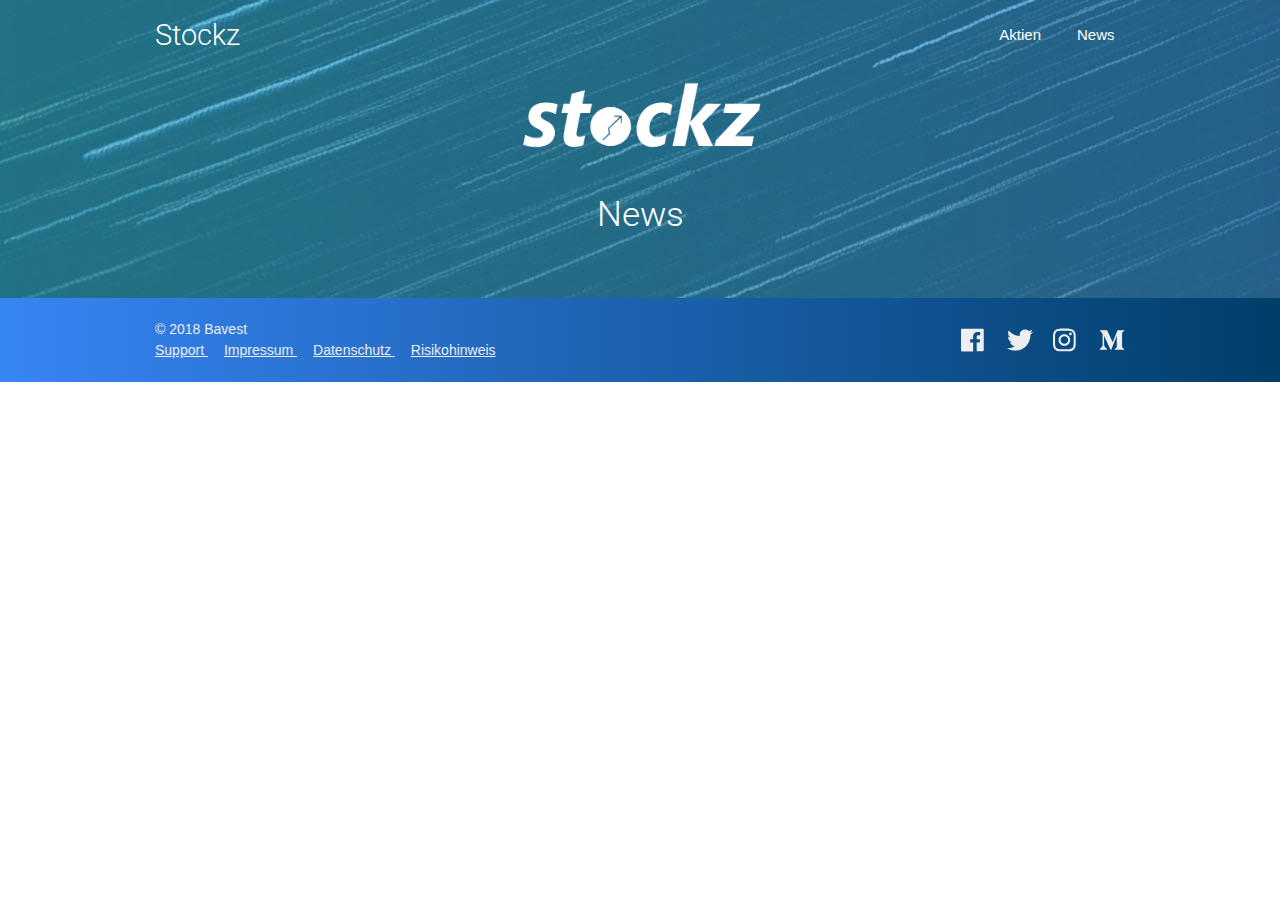
<file: news.html>
<!DOCTYPE html>
<html lang="">
  <head>
    <meta charSet="utf-8"/>
    <meta http-equiv="x-ua-compatible" content="ie=edge"/>
    <title>
      Stockz - Research stocks
    </title>
    <meta name="description" content="This description shows when you share a link to your page on Facebook or Twitter."/>
    <meta name="viewport" content="width=device-width, initial-scale=1, shrink-to-fit=no"/>
    <meta property="og:image" content="assets/p5xsw2jf.png?w=1200&amp;h=630&amp;fit=crop"/>
    <link rel="icon" href="favicon.ico"/>
    <link rel="stylesheet" href="styles.css"/>
    <link href="https://fonts.googleapis.com/css?family=Roboto:300,400,500,700" rel="stylesheet"/>
    <script async="" src="https://www.googletagmanager.com/gtag/js?id=UA-115612963-1">
    </script>
    <script>
      window.dataLayer = window.dataLayer || [];
      function gtag(){dataLayer.push(arguments);}
      gtag('js', new Date());
      gtag('config', 'UA-115612963-1');
    </script>
    <script>
      "use strict";
      
      !function() {
        var t = window.driftt = window.drift = window.driftt || [];
        if (!t.init) {
          if (t.invoked) return void (window.console && console.error && console.error("Drift snippet included twice."));
          t.invoked = !0, t.methods = [ "identify", "config", "track", "reset", "debug", "show", "ping", "page", "hide", "off", "on" ], 
          t.factory = function(e) {
            return function() {
              var n = Array.prototype.slice.call(arguments);
              return n.unshift(e), t.push(n), t;
            };
          }, t.methods.forEach(function(e) {
            t[e] = t.factory(e);
          }), t.load = function(t) {
            var e = 3e5, n = Math.ceil(new Date() / e) * e, o = document.createElement("script");
            o.type = "text/javascript", o.async = !0, o.crossorigin = "anonymous", o.src = "https://js.driftt.com/include/" + n + "/" + t + ".js";
            var i = document.getElementsByTagName("script")[0];
            i.parentNode.insertBefore(o, i);
          };
        }
      }();
      drift.SNIPPET_VERSION = '0.3.1';
      drift.load('dfpt8rcytbsv');
    </script>
    <script>
 // AJAX Request to JSON
              $.ajax({
                  url: "https://sandbox-api.cityfalcon.com/v0.2/stories?identifier_type=assets&identifiers=Apple%2C%20Tesla%2C%20FTSE100&categories=mp%2Cop&min_cityfalcon_score=0&order_by=top&time_filter=mth1&languages=en%2Cde%2Ces%2Cfr%2Cpt&all_languages=false&access_token=247980b70a67ebdaf41aaa71141813765b880f478b137e5a7802c92b3cdb6a19",
                  // Handle as Text
                  dataType: "text",
                  success: function(data) {
                      // Parse JSON file
                      var json = $.parseJSON(data);
                      //Store data into a variable
                      // Display
                   $('#stories').html('uuid' + ok cool 'title');
                  }
      });

}

</script>
  </head>
  <body>
    <div style="font-family:&#x27;Roboto&#x27;, Arial, serif;font-size:14px">
      <div>
        <header class="header" style="color:#fff;font-weight:400">
          <div class="wr">
            <a id="headerLogo" href="index.html" class="header__logo" style="font-weight:300">
              Stockz
            </a>
             <nav id="headerNav" class="header__nav"> 
              <a href="stockz.html" class="btn btn--c btn--plain" style="color:rgba(255,255,255,1)">
                Aktien
              </a>
              <a href="#" class="btn btn--c btn--plain" style="color:rgba(255,255,255,1)">
                News
              </a>
             
            </nav>
            <nav id="headerMenu" class="header__nav header__nav--hidden">
              <button id="headerMenuButton" class="btn btn--c btn--primary" style="color:rgba(0,51,255,1);background-color:rgba(255,255,255,1)">
                Menu
              </button>
            </nav>
            <nav id="headerDrawer" class="headerMenu">
              <div id="headerDrawerBackdrop" class="headerMenu__backdrop">
              </div>
              <ul class="headerMenu__links">
                <li>
                  <a href="stockz.html" class="btn btn--c btn--plain" style="color:rgba(0,51,255,1)">
                    Aktien
                  </a>
                </li>
                <li>
                  <a href="#" class="btn btn--c btn--plain" style="color:rgba(0,51,255,1)">
                    News
                  </a>
                </li>
              </ul>
              <button id="headerDrawerClose" class="headerMenu__close btn">
                Close
              </button>
            </nav>
          </div>
          <script>
            (function() {
              var buffer = 10;
              var margin = 60 + 40 + buffer;
              // button
              var button = document.getElementById('headerMenuButton');
              var buttonWrapper = document.getElementById('headerMenu');
              // drawer
              var drawer = document.getElementById('headerDrawer');
              var drawerBackdrop = document.getElementById('headerDrawerBackdrop');
              var drawerClose = document.getElementById('headerDrawerClose');
              // header UI
              var logo = document.getElementById('headerLogo');
              var nav = document.getElementById('headerNav');
              var logoWidth = logo.offsetWidth;
              var navWidth = nav.offsetWidth;
            
              var determineVisibility = function() {
                var parent = window.innerWidth;
                if (logoWidth + navWidth > parent - margin) {
                  nav.classList.add('header__nav--hidden');
                  buttonWrapper.classList.add('headerMenu--visible');
                } else {
                  nav.classList.remove('header__nav--hidden');
                  buttonWrapper.classList.remove('headerMenu--visible');
                }
              };
            
              var showDrawer = function() {
                drawer.classList.add('headerMenu--visible');
              };
            
              var hideDrawer = function() {
                drawer.classList.remove('headerMenu--visible');
              };
            
              button.onclick = showDrawer;
              drawerBackdrop.onclick = hideDrawer;
              drawerClose.onclick = hideDrawer;
            
              window.addEventListener('resize', determineVisibility);
              determineVisibility();
            })();
          </script>
        </header>
      </div>
      <div>
        <div class="section section--logos" style="background-image:url(assets/header.jpg?w=1300&amp;h=800&amp;q=50&amp;fit=crop)"></br>
          <div class="wr" style="padding:40px 0">
            <center><img src="assets/stockz_white.png" height="80" width="250"></center>
            <h3 class="section__title center" style="color:#fff;font-weight:300;font-family:&#x27;Roboto&#x27;, Arial, serif">
              News
            </h3>
          </div>
        </div>
      </div>
     

<span id="results"></span>


      </div>
      <div>
        <footer class="section section--footer" style="background-color:#3885f5;background:linear-gradient(90deg, #3885f5 0%, #003e69 100%)">
          <div class="wr">
            <div class="footer" style="color:#eee;font-weight:400">
              <div class="footer__primary">
                <span>
                  © 2018 Bavest
                </span>
                <nav class="footer__linkRow">
                  <a href="support.html">
                    Support
                  </a>
                  <a href="impressum.html">
                    Impressum
                  </a>
                  <a href="privacy.html">
                    Datenschutz
                  </a>
                  <a href="">
                    Risikohinweis
                  </a>
                </nav>
              </div>
              <ul class="footer__social">
                <li>
                  <a href="https://www.facebook.com/BavestDE/" target="_blank">
                    <svg viewBox="0 0 448 512">
                      <path d="M448 56.7v398.5c0 13.7-11.1 24.7-24.7 24.7H309.1V306.5h58.2l8.7-67.6h-67v-43.2c0-19.6 5.4-32.9 33.5-32.9h35.8v-60.5c-6.2-.8-27.4-2.7-52.2-2.7-51.6 0-87 31.5-87 89.4v49.9h-58.4v67.6h58.4V480H24.7C11.1 480 0 468.9 0 455.3V56.7C0 43.1 11.1 32 24.7 32h398.5c13.7 0 24.8 11.1 24.8 24.7z" fill="#eee">
                      </path>
                    </svg>
                  </a>
                </li>
                <li>
                  <a href="https://twitter.com/BavestDE" target="_blank">
                    <svg xmlns="http://www.w3.org/2000/svg" viewBox="0 0 512 512">
                      <path d="M459.37 151.716c.325 4.548.325 9.097.325 13.645 0 138.72-105.583 298.558-298.558 298.558-59.452 0-114.68-17.219-161.137-47.106 8.447.974 16.568 1.299 25.34 1.299 49.055 0 94.213-16.568 130.274-44.832-46.132-.975-84.792-31.188-98.112-72.772 6.498.974 12.995 1.624 19.818 1.624 9.421 0 18.843-1.3 27.614-3.573-48.081-9.747-84.143-51.98-84.143-102.985v-1.299c13.969 7.797 30.214 12.67 47.431 13.319-28.264-18.843-46.781-51.005-46.781-87.391 0-19.492 5.197-37.36 14.294-52.954 51.655 63.675 129.3 105.258 216.365 109.807-1.624-7.797-2.599-15.918-2.599-24.04 0-57.828 46.782-104.934 104.934-104.934 30.213 0 57.502 12.67 76.67 33.137 23.715-4.548 46.456-13.32 66.599-25.34-7.798 24.366-24.366 44.833-46.132 57.827 21.117-2.273 41.584-8.122 60.426-16.243-14.292 20.791-32.161 39.308-52.628 54.253z" fill="#eee">
                      </path>
                    </svg>
                  </a>
                </li>
                <li>
                  <a href="https://www.instagram.com/bavest.de/" target="_blank">
                    <svg xmlns="http://www.w3.org/2000/svg" viewBox="0 0 448 512">
                      <path d="M224.1 141c-63.6 0-114.9 51.3-114.9 114.9s51.3 114.9 114.9 114.9S339 319.5 339 255.9 287.7 141 224.1 141zm0 189.6c-41.1 0-74.7-33.5-74.7-74.7s33.5-74.7 74.7-74.7 74.7 33.5 74.7 74.7-33.6 74.7-74.7 74.7zm146.4-194.3c0 14.9-12 26.8-26.8 26.8-14.9 0-26.8-12-26.8-26.8s12-26.8 26.8-26.8 26.8 12 26.8 26.8zm76.1 27.2c-1.7-35.9-9.9-67.7-36.2-93.9-26.2-26.2-58-34.4-93.9-36.2-37-2.1-147.9-2.1-184.9 0-35.8 1.7-67.6 9.9-93.9 36.1s-34.4 58-36.2 93.9c-2.1 37-2.1 147.9 0 184.9 1.7 35.9 9.9 67.7 36.2 93.9s58 34.4 93.9 36.2c37 2.1 147.9 2.1 184.9 0 35.9-1.7 67.7-9.9 93.9-36.2 26.2-26.2 34.4-58 36.2-93.9 2.1-37 2.1-147.8 0-184.8zM398.8 388c-7.8 19.6-22.9 34.7-42.6 42.6-29.5 11.7-99.5 9-132.1 9s-102.7 2.6-132.1-9c-19.6-7.8-34.7-22.9-42.6-42.6-11.7-29.5-9-99.5-9-132.1s-2.6-102.7 9-132.1c7.8-19.6 22.9-34.7 42.6-42.6 29.5-11.7 99.5-9 132.1-9s102.7-2.6 132.1 9c19.6 7.8 34.7 22.9 42.6 42.6 11.7 29.5 9 99.5 9 132.1s2.7 102.7-9 132.1z" fill="#eee">
                      </path>
                    </svg>
                  </a>
                </li>
                <li>
                  <a href="https://medium.com/@bavest" target="_blank">
                    <svg xmlns="http://www.w3.org/2000/svg" viewBox="0 0 512 512">
                      <path d="M71.5 142.3c.6-5.9-1.7-11.8-6.1-15.8L20.3 72.1V64h140.2l108.4 237.7L364.2 64h133.7v8.1l-38.6 37c-3.3 2.5-5 6.7-4.3 10.8v272c-.7 4.1 1 8.3 4.3 10.8l37.7 37v8.1H307.3v-8.1l39.1-37.9c3.8-3.8 3.8-5 3.8-10.8V171.2L241.5 447.1h-14.7L100.4 171.2v184.9c-1.1 7.8 1.5 15.6 7 21.2l50.8 61.6v8.1h-144v-8L65 377.3c5.4-5.6 7.9-13.5 6.5-21.2V142.3z" fill="#eee">
                      </path>
                    </svg>
                  </a>
                </li>
              </ul>
            </div>
          </div>
        </footer>
      </div>
    </div>
  </body>
</html>
</file>
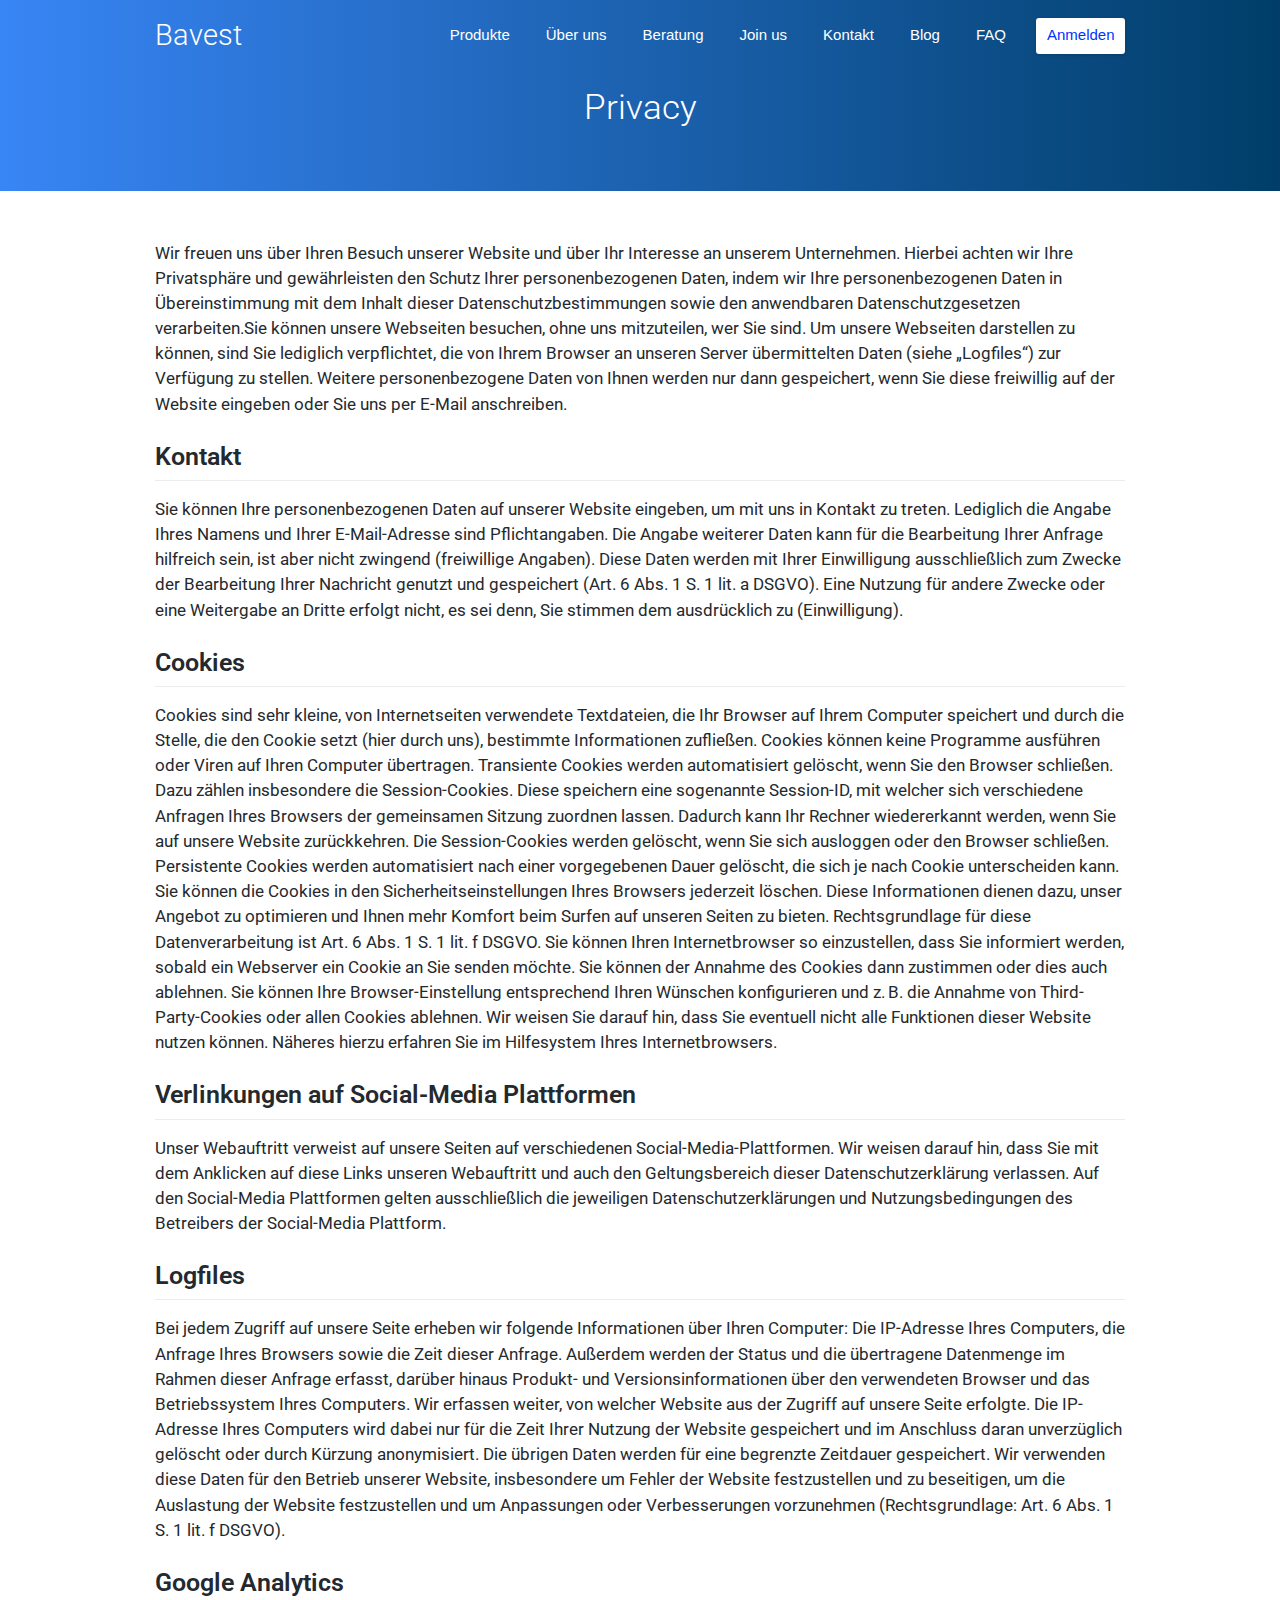
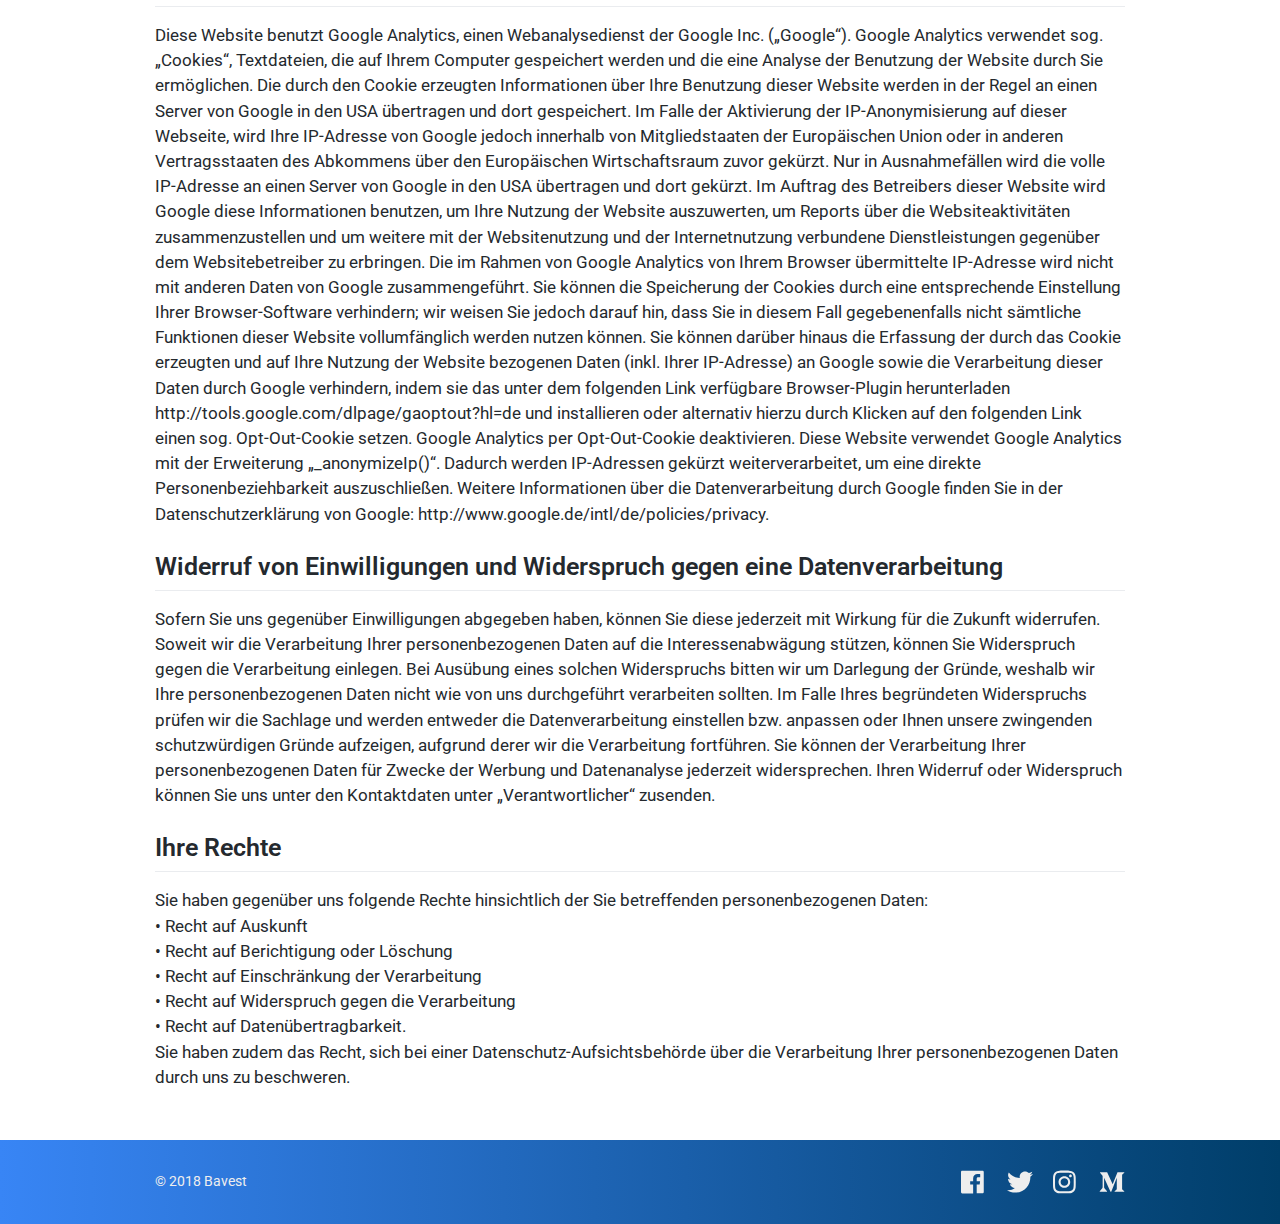
<file: privacy.html>
<html lang="">
  <head>
    <meta charSet="utf-8"/>
    <meta http-equiv="x-ua-compatible" content="ie=edge"/>
    <title>
      Bavest: Privacy
    </title>
    <meta name="description" content="This description shows when you share a link to your page on Facebook or Twitter."/>
    <meta name="viewport" content="width=device-width, initial-scale=1, shrink-to-fit=no"/>
    <meta property="og:image" content="assets/p5xsw2jf.png?w=1200&amp;h=630&amp;fit=crop"/>
    <link rel="icon" href="favicon.ico"/>
    <link rel="stylesheet" href="styles.css"/>
    <link href="https://fonts.googleapis.com/css?family=Roboto:300,400,500,700" rel="stylesheet"/>
    <script async="" src="https://www.googletagmanager.com/gtag/js?id=UA-115612963-1">
    </script>
    <script>
      window.dataLayer = window.dataLayer || [];
      function gtag(){dataLayer.push(arguments);}
      gtag('js', new Date());
      gtag('config', 'UA-115612963-1');
    </script>
    <script>
      "use strict";
      
      !function() {
        var t = window.driftt = window.drift = window.driftt || [];
        if (!t.init) {
          if (t.invoked) return void (window.console && console.error && console.error("Drift snippet included twice."));
          t.invoked = !0, t.methods = [ "identify", "config", "track", "reset", "debug", "show", "ping", "page", "hide", "off", "on" ], 
          t.factory = function(e) {
            return function() {
              var n = Array.prototype.slice.call(arguments);
              return n.unshift(e), t.push(n), t;
            };
          }, t.methods.forEach(function(e) {
            t[e] = t.factory(e);
          }), t.load = function(t) {
            var e = 3e5, n = Math.ceil(new Date() / e) * e, o = document.createElement("script");
            o.type = "text/javascript", o.async = !0, o.crossorigin = "anonymous", o.src = "https://js.driftt.com/include/" + n + "/" + t + ".js";
            var i = document.getElementsByTagName("script")[0];
            i.parentNode.insertBefore(o, i);
          };
        }
      }();
      drift.SNIPPET_VERSION = '0.3.1';
      drift.load('dfpt8rcytbsv');
    </script>
  </head>
  <body>
    <div style="font-family:&#x27;Roboto&#x27;, Arial, serif;font-size:14px">
       <div>
        <header class="header" style="color:#fff;font-weight:400">
          <div class="wr">
            <a id="headerLogo" href="index.html" class="header__logo" style="font-weight:300">
              Bavest
            </a>
             <nav id="headerNav" class="header__nav">
              <div class="dropdown">
                <a class="btn btn--c btn--plain" style="color:rgba(255,255,255,1)">Produkte</a>
                <div class="dropdown-content">
                    <a href="https://horizon.bavest.org/">HORIZON</a>
               </div>
               </div>
              <a href="about.html" class="btn btn--c btn--plain" style="color:rgba(255,255,255,1)">
                Über uns
              </a>
              <a href="consulting.html" class="btn btn--c btn--plain" style="color:rgba(255,255,255,1)">
                Beratung
              </a>
              <a href="https://work.bavest.org/" class="btn btn--c btn--plain" style="color:rgba(255,255,255,1)">
                Join us
              </a>
              <a href="kontakt.html" class="btn btn--c btn--plain" style="color:rgba(255,255,255,1)">
                Kontakt
              </a>
              <a href="https://medium.com/@bavest" class="btn btn--c btn--plain" style="color:rgba(255,255,255,1)">
                Blog
              </a>
              <a href="faq.html" class="btn btn--c btn--plain" style="color:rgba(255,255,255,1)">
                FAQ
              </a>
              <div class="header__navCtas">
                <a href="construction.html" class="btn btn--c btn--primary" style="color:rgba(0,51,255,1);background-color:rgba(255,255,255,1)">
                  Anmelden
                </a>
              </div>
            </nav>
            <nav id="headerMenu" class="header__nav header__nav--hidden">
              <button id="headerMenuButton" class="btn btn--c btn--primary" style="color:rgba(0,51,255,1);background-color:rgba(255,255,255,1)">
                Menu
              </button>
            </nav>
            <nav id="headerDrawer" class="headerMenu">
              <div id="headerDrawerBackdrop" class="headerMenu__backdrop">
              </div>
              <ul class="headerMenu__links">
                <li>
                  <a href="https://horizon.bavest.org/" class="btn btn--c btn--plain" style="color:rgba(0,51,255,1)">
                    HORIZON
                  </a>
                </li>
                <li>
                  <a href="about.html" class="btn btn--c btn--plain" style="color:rgba(0,51,255,1)">
                    Über uns
                  </a>
                </li>
                <li>
                  <a href="consulting.html" class="btn btn--c btn--plain" style="color:rgba(0,51,255,1)">
                    Beratung
                  </a>
                </li>
                <li>
                  <a href="https://work.bavest.org/" class="btn btn--c btn--plain" style="color:rgba(0,51,255,1)">
                    Join us
                  </a>
                </li>
                <li>
                  <a href="kontakt.html" class="btn btn--c btn--plain" style="color:rgba(0,51,255,1)">
                    Kontakt
                  </a>
                </li>
                <li>
                  <a href="https://medium.com/@bavest" class="btn btn--c btn--plain" style="color:rgba(0,51,255,1)">
                    Blog
                  </a>
                </li>
                <li>
                  <a href="faq.html" class="btn btn--c btn--plain" style="color:rgba(0,51,255,1)">
                    FAQ
                  </a>
                </li>
                <li>
                  <a href="construction.html" class="btn btn--c btn--primary" style="color:rgba(255,255,255,1);background-color:rgba(0,51,255,1)">
                    Anmelden
                  </a>
                </li>
              </ul>
              <button id="headerDrawerClose" class="headerMenu__close btn">
                Close
              </button>
            </nav>
          </div>
          <script>
            (function() {
              var buffer = 10;
              var margin = 60 + 40 + buffer;
              // button
              var button = document.getElementById('headerMenuButton');
              var buttonWrapper = document.getElementById('headerMenu');
              // drawer
              var drawer = document.getElementById('headerDrawer');
              var drawerBackdrop = document.getElementById('headerDrawerBackdrop');
              var drawerClose = document.getElementById('headerDrawerClose');
              // header UI
              var logo = document.getElementById('headerLogo');
              var nav = document.getElementById('headerNav');
              var logoWidth = logo.offsetWidth;
              var navWidth = nav.offsetWidth;
            
              var determineVisibility = function() {
                var parent = window.innerWidth;
                if (logoWidth + navWidth > parent - margin) {
                  nav.classList.add('header__nav--hidden');
                  buttonWrapper.classList.add('headerMenu--visible');
                } else {
                  nav.classList.remove('header__nav--hidden');
                  buttonWrapper.classList.remove('headerMenu--visible');
                }
              };
            
              var showDrawer = function() {
                drawer.classList.add('headerMenu--visible');
              };
            
              var hideDrawer = function() {
                drawer.classList.remove('headerMenu--visible');
              };
            
              button.onclick = showDrawer;
              drawerBackdrop.onclick = hideDrawer;
              drawerClose.onclick = hideDrawer;
            
              window.addEventListener('resize', determineVisibility);
              determineVisibility();
            })();
          </script>
        </header>
      </div>
      <div>
<div class="section section--logos" style="background-color:#3885f5;background:linear-gradient(90deg, #3885f5 0%, #003e69 100%)">
          <div class="wr" style="padding:40px 0">
            <h2 class="section__title center" style="color:#fff;font-weight:300;font-family:&#x27;Roboto&#x27;, Arial, serif">
              Privacy
            </h2>
          </div>
        </div>
      </div>
      <div>
        <div class="section" style="background-color:#fff">
          <div class="wr">
            <div class="textBody mkd textBody--left">
               <p>
                              Wir freuen uns über Ihren Besuch unserer Website und über Ihr Interesse an unserem Unternehmen. Hierbei achten wir Ihre Privatsphäre und gewährleisten den Schutz Ihrer personenbezogenen Daten, indem wir Ihre personenbezogenen Daten in Übereinstimmung mit dem Inhalt dieser Datenschutzbestimmungen sowie den anwendbaren Datenschutzgesetzen verarbeiten.Sie können unsere Webseiten besuchen, ohne uns mitzuteilen, wer Sie sind. Um unsere Webseiten darstellen zu können, sind Sie lediglich verpflichtet, die von Ihrem Browser an unseren Server übermittelten Daten (siehe „Logfiles“) zur Verfügung zu stellen. Weitere personenbezogene Daten von Ihnen werden nur dann gespeichert, wenn Sie diese freiwillig auf der Website eingeben oder Sie uns per E-Mail anschreiben.
                             
                              <h2>Kontakt</h2>
                              <p>Sie können Ihre personenbezogenen Daten auf unserer Website eingeben, um mit uns in Kontakt zu treten. Lediglich die Angabe Ihres Namens und Ihrer E-Mail-Adresse sind Pflichtangaben. Die Angabe weiterer Daten kann für die Bearbeitung Ihrer Anfrage hilfreich sein, ist aber nicht zwingend (freiwillige Angaben). Diese Daten werden mit Ihrer Einwilligung ausschließlich zum Zwecke der Bearbeitung Ihrer Nachricht genutzt und gespeichert (Art. 6 Abs. 1 S. 1 lit. a DSGVO). Eine Nutzung für andere Zwecke oder eine Weitergabe an Dritte erfolgt nicht, es sei denn, Sie stimmen dem ausdrücklich zu (Einwilligung).</p>

                              <h2>Cookies</h2>
                              <p>Cookies sind sehr kleine, von Internetseiten verwendete Textdateien, die Ihr Browser auf Ihrem Computer speichert und durch die Stelle, die den Cookie setzt (hier durch uns), bestimmte Informationen zufließen. Cookies können keine Programme ausführen oder Viren auf Ihren Computer übertragen.
                                Transiente Cookies werden automatisiert gelöscht, wenn Sie den Browser schließen. Dazu zählen insbesondere die Session-Cookies. Diese speichern eine sogenannte Session-ID, mit welcher sich verschiedene Anfragen Ihres Browsers der gemeinsamen Sitzung zuordnen lassen. Dadurch kann Ihr Rechner wiedererkannt werden, wenn Sie auf unsere Website zurückkehren. Die Session-Cookies werden gelöscht, wenn Sie sich ausloggen oder den Browser schließen.
                                Persistente Cookies werden automatisiert nach einer vorgegebenen Dauer gelöscht, die sich je nach Cookie unterscheiden kann. Sie können die Cookies in den Sicherheitseinstellungen Ihres Browsers jederzeit löschen.
                                Diese Informationen dienen dazu, unser Angebot zu optimieren und Ihnen mehr Komfort beim Surfen auf unseren Seiten zu bieten. Rechtsgrundlage für diese Datenverarbeitung ist Art. 6 Abs. 1 S. 1 lit. f DSGVO.
                                Sie können Ihren Internetbrowser so einzustellen, dass Sie informiert werden, sobald ein Webserver ein Cookie an Sie senden möchte. Sie können der Annahme des Cookies dann zustimmen oder dies auch ablehnen. Sie können Ihre Browser-Einstellung entsprechend Ihren Wünschen konfigurieren und z. B. die Annahme von Third-Party-Cookies oder allen Cookies ablehnen. Wir weisen Sie darauf hin, dass Sie eventuell nicht alle Funktionen dieser Website nutzen können. Näheres hierzu erfahren Sie im Hilfesystem Ihres Internetbrowsers.
                                </p>

                                <h2>Verlinkungen auf Social-Media Plattformen</h2>
                              <p>Unser Webauftritt verweist auf unsere Seiten auf verschiedenen Social-Media-Plattformen. Wir weisen darauf hin, dass Sie mit dem Anklicken auf diese Links unseren Webauftritt und auch den Geltungsbereich dieser Datenschutzerklärung verlassen. Auf den Social-Media Plattformen gelten ausschließlich die jeweiligen Datenschutzerklärungen und Nutzungsbedingungen des Betreibers der Social-Media Plattform.
                                </p>

                                <h2>Logfiles</h2>
                              <p>Bei jedem Zugriff auf unsere Seite erheben wir folgende Informationen über Ihren Computer: Die IP-Adresse Ihres Computers, die Anfrage Ihres Browsers sowie die Zeit dieser Anfrage. Außerdem werden der Status und die übertragene Datenmenge im Rahmen dieser Anfrage erfasst, darüber hinaus Produkt- und Versionsinformationen über den verwendeten Browser und das Betriebssystem Ihres Computers. Wir erfassen weiter, von welcher Website aus der Zugriff auf unsere Seite erfolgte. Die IP-Adresse Ihres Computers wird dabei nur für die Zeit Ihrer Nutzung der Website gespeichert und im Anschluss daran unverzüglich gelöscht oder durch Kürzung anonymisiert. Die übrigen Daten werden für eine begrenzte Zeitdauer gespeichert. Wir verwenden diese Daten für den Betrieb unserer Website, insbesondere um Fehler der Website festzustellen und zu beseitigen, um die Auslastung der Website festzustellen und um Anpassungen oder Verbesserungen vorzunehmen (Rechtsgrundlage: Art. 6 Abs. 1 S. 1 lit. f DSGVO).
                                </p>

                                <h2>Google Analytics</h2>
                              <p>Diese Website benutzt Google Analytics, einen Webanalysedienst der Google Inc. („Google“). Google Analytics verwendet sog. „Cookies“, Textdateien, die auf Ihrem Computer gespeichert werden und die eine Analyse der Benutzung der Website durch Sie ermöglichen. Die durch den Cookie erzeugten Informationen über Ihre Benutzung dieser Website werden in der Regel an einen Server von Google in den USA übertragen und dort gespeichert. Im Falle der Aktivierung der IP-Anonymisierung auf dieser Webseite, wird Ihre IP-Adresse von Google jedoch innerhalb von Mitgliedstaaten der Europäischen Union oder in anderen Vertragsstaaten des Abkommens über den Europäischen Wirtschaftsraum zuvor gekürzt. Nur in Ausnahmefällen wird die volle IP-Adresse an einen Server von Google in den USA übertragen und dort gekürzt. Im Auftrag des Betreibers dieser Website wird Google diese Informationen benutzen, um Ihre Nutzung der Website auszuwerten, um Reports über die Websiteaktivitäten zusammenzustellen und um weitere mit der Websitenutzung und der Internetnutzung verbundene Dienstleistungen gegenüber dem Websitebetreiber zu erbringen. Die im Rahmen von Google Analytics von Ihrem Browser übermittelte IP-Adresse wird nicht mit anderen Daten von Google zusammengeführt. Sie können die Speicherung der Cookies durch eine entsprechende Einstellung Ihrer Browser-Software verhindern; wir weisen Sie jedoch darauf hin, dass Sie in diesem Fall gegebenenfalls nicht sämtliche Funktionen dieser Website vollumfänglich werden nutzen können. Sie können darüber hinaus die Erfassung der durch das Cookie erzeugten und auf Ihre Nutzung der Website bezogenen Daten (inkl. Ihrer IP-Adresse) an Google sowie die Verarbeitung dieser Daten durch Google verhindern, indem sie das unter dem folgenden Link verfügbare Browser-Plugin herunterladen http://tools.google.com/dlpage/gaoptout?hl=de und installieren oder alternativ hierzu durch Klicken auf den folgenden Link einen sog. Opt-Out-Cookie setzen.
                                Google Analytics per Opt-Out-Cookie deaktivieren.
                                Diese Website verwendet Google Analytics mit der Erweiterung „_anonymizeIp()“. Dadurch werden IP-Adressen gekürzt weiterverarbeitet, um eine direkte Personenbeziehbarkeit auszuschließen.
                                Weitere Informationen über die Datenverarbeitung durch Google finden Sie in der Datenschutzerklärung von Google: http://www.google.de/intl/de/policies/privacy.
                                </p>

                                <h2>Widerruf von Einwilligungen und Widerspruch gegen eine Datenverarbeitung</h2>
                              <p>Sofern Sie uns gegenüber Einwilligungen abgegeben haben, können Sie diese jederzeit mit Wirkung für die Zukunft widerrufen.
                                Soweit wir die Verarbeitung Ihrer personenbezogenen Daten auf die Interessenabwägung stützen, können Sie Widerspruch gegen die Verarbeitung einlegen. Bei Ausübung eines solchen Widerspruchs bitten wir um Darlegung der Gründe, weshalb wir Ihre personenbezogenen Daten nicht wie von uns durchgeführt verarbeiten sollten. Im Falle Ihres begründeten Widerspruchs prüfen wir die Sachlage und werden entweder die Datenverarbeitung einstellen bzw. anpassen oder Ihnen unsere zwingenden schutzwürdigen Gründe aufzeigen, aufgrund derer wir die Verarbeitung fortführen.
                                Sie können der Verarbeitung Ihrer personenbezogenen Daten für Zwecke der Werbung und Datenanalyse jederzeit widersprechen.
                                Ihren Widerruf oder Widerspruch können Sie uns unter den Kontaktdaten unter „Verantwortlicher“ zusenden.
                                </p>

                                <h2>Ihre Rechte</h2>
                              <p>Sie haben gegenüber uns folgende Rechte hinsichtlich der Sie betreffenden personenbezogenen Daten: </br> 
                                • Recht auf Auskunft </br>
                                • Recht auf Berichtigung oder Löschung </br>
                                • Recht auf Einschränkung der Verarbeitung </br>
                                • Recht auf Widerspruch gegen die Verarbeitung </br>
                                • Recht auf Datenübertragbarkeit. </br>
                                Sie haben zudem das Recht, sich bei einer Datenschutz-Aufsichtsbehörde über die Verarbeitung Ihrer personenbezogenen Daten durch uns zu beschweren.

                                </p>

            </div>
          </div>
        </div>
      </div>
      <div>
        <footer class="section section--footer" style="background-color:#3885f5;background:linear-gradient(90deg, #3885f5 0%, #003e69 100%)">
          <div class="wr">
            <div class="footer" style="color:#eee;font-weight:400">
              <div class="footer__primary">
                <span>
                  © 2018 Bavest
                </span>
               
              </div>
              <ul class="footer__social">
                <li>
                  <a href="https://www.facebook.com/BavestDE/" target="_blank">
                    <svg viewBox="0 0 448 512">
                      <path d="M448 56.7v398.5c0 13.7-11.1 24.7-24.7 24.7H309.1V306.5h58.2l8.7-67.6h-67v-43.2c0-19.6 5.4-32.9 33.5-32.9h35.8v-60.5c-6.2-.8-27.4-2.7-52.2-2.7-51.6 0-87 31.5-87 89.4v49.9h-58.4v67.6h58.4V480H24.7C11.1 480 0 468.9 0 455.3V56.7C0 43.1 11.1 32 24.7 32h398.5c13.7 0 24.8 11.1 24.8 24.7z" fill="#eee">
                      </path>
                    </svg>
                  </a>
                </li>
                <li>
                  <a href="https://twitter.com/BavestDE" target="_blank">
                    <svg xmlns="http://www.w3.org/2000/svg" viewBox="0 0 512 512">
                      <path d="M459.37 151.716c.325 4.548.325 9.097.325 13.645 0 138.72-105.583 298.558-298.558 298.558-59.452 0-114.68-17.219-161.137-47.106 8.447.974 16.568 1.299 25.34 1.299 49.055 0 94.213-16.568 130.274-44.832-46.132-.975-84.792-31.188-98.112-72.772 6.498.974 12.995 1.624 19.818 1.624 9.421 0 18.843-1.3 27.614-3.573-48.081-9.747-84.143-51.98-84.143-102.985v-1.299c13.969 7.797 30.214 12.67 47.431 13.319-28.264-18.843-46.781-51.005-46.781-87.391 0-19.492 5.197-37.36 14.294-52.954 51.655 63.675 129.3 105.258 216.365 109.807-1.624-7.797-2.599-15.918-2.599-24.04 0-57.828 46.782-104.934 104.934-104.934 30.213 0 57.502 12.67 76.67 33.137 23.715-4.548 46.456-13.32 66.599-25.34-7.798 24.366-24.366 44.833-46.132 57.827 21.117-2.273 41.584-8.122 60.426-16.243-14.292 20.791-32.161 39.308-52.628 54.253z" fill="#eee">
                      </path>
                    </svg>
                  </a>
                </li>
                <li>
                  <a href="https://www.instagram.com/bavest.de/" target="_blank">
                    <svg xmlns="http://www.w3.org/2000/svg" viewBox="0 0 448 512">
                      <path d="M224.1 141c-63.6 0-114.9 51.3-114.9 114.9s51.3 114.9 114.9 114.9S339 319.5 339 255.9 287.7 141 224.1 141zm0 189.6c-41.1 0-74.7-33.5-74.7-74.7s33.5-74.7 74.7-74.7 74.7 33.5 74.7 74.7-33.6 74.7-74.7 74.7zm146.4-194.3c0 14.9-12 26.8-26.8 26.8-14.9 0-26.8-12-26.8-26.8s12-26.8 26.8-26.8 26.8 12 26.8 26.8zm76.1 27.2c-1.7-35.9-9.9-67.7-36.2-93.9-26.2-26.2-58-34.4-93.9-36.2-37-2.1-147.9-2.1-184.9 0-35.8 1.7-67.6 9.9-93.9 36.1s-34.4 58-36.2 93.9c-2.1 37-2.1 147.9 0 184.9 1.7 35.9 9.9 67.7 36.2 93.9s58 34.4 93.9 36.2c37 2.1 147.9 2.1 184.9 0 35.9-1.7 67.7-9.9 93.9-36.2 26.2-26.2 34.4-58 36.2-93.9 2.1-37 2.1-147.8 0-184.8zM398.8 388c-7.8 19.6-22.9 34.7-42.6 42.6-29.5 11.7-99.5 9-132.1 9s-102.7 2.6-132.1-9c-19.6-7.8-34.7-22.9-42.6-42.6-11.7-29.5-9-99.5-9-132.1s-2.6-102.7 9-132.1c7.8-19.6 22.9-34.7 42.6-42.6 29.5-11.7 99.5-9 132.1-9s102.7-2.6 132.1 9c19.6 7.8 34.7 22.9 42.6 42.6 11.7 29.5 9 99.5 9 132.1s2.7 102.7-9 132.1z" fill="#eee">
                      </path>
                    </svg>
                  </a>
                </li>
                <li>
                  <a href="https://medium.com/@bavest" target="_blank">
                    <svg xmlns="http://www.w3.org/2000/svg" viewBox="0 0 512 512">
                      <path d="M71.5 142.3c.6-5.9-1.7-11.8-6.1-15.8L20.3 72.1V64h140.2l108.4 237.7L364.2 64h133.7v8.1l-38.6 37c-3.3 2.5-5 6.7-4.3 10.8v272c-.7 4.1 1 8.3 4.3 10.8l37.7 37v8.1H307.3v-8.1l39.1-37.9c3.8-3.8 3.8-5 3.8-10.8V171.2L241.5 447.1h-14.7L100.4 171.2v184.9c-1.1 7.8 1.5 15.6 7 21.2l50.8 61.6v8.1h-144v-8L65 377.3c5.4-5.6 7.9-13.5 6.5-21.2V142.3z" fill="#eee">
                      </path>
                    </svg>
                  </a>
                </li>
              </ul>
            </div>
          </div>
        </footer>
      </div>
    </div>
  </body>
</html>
</file>
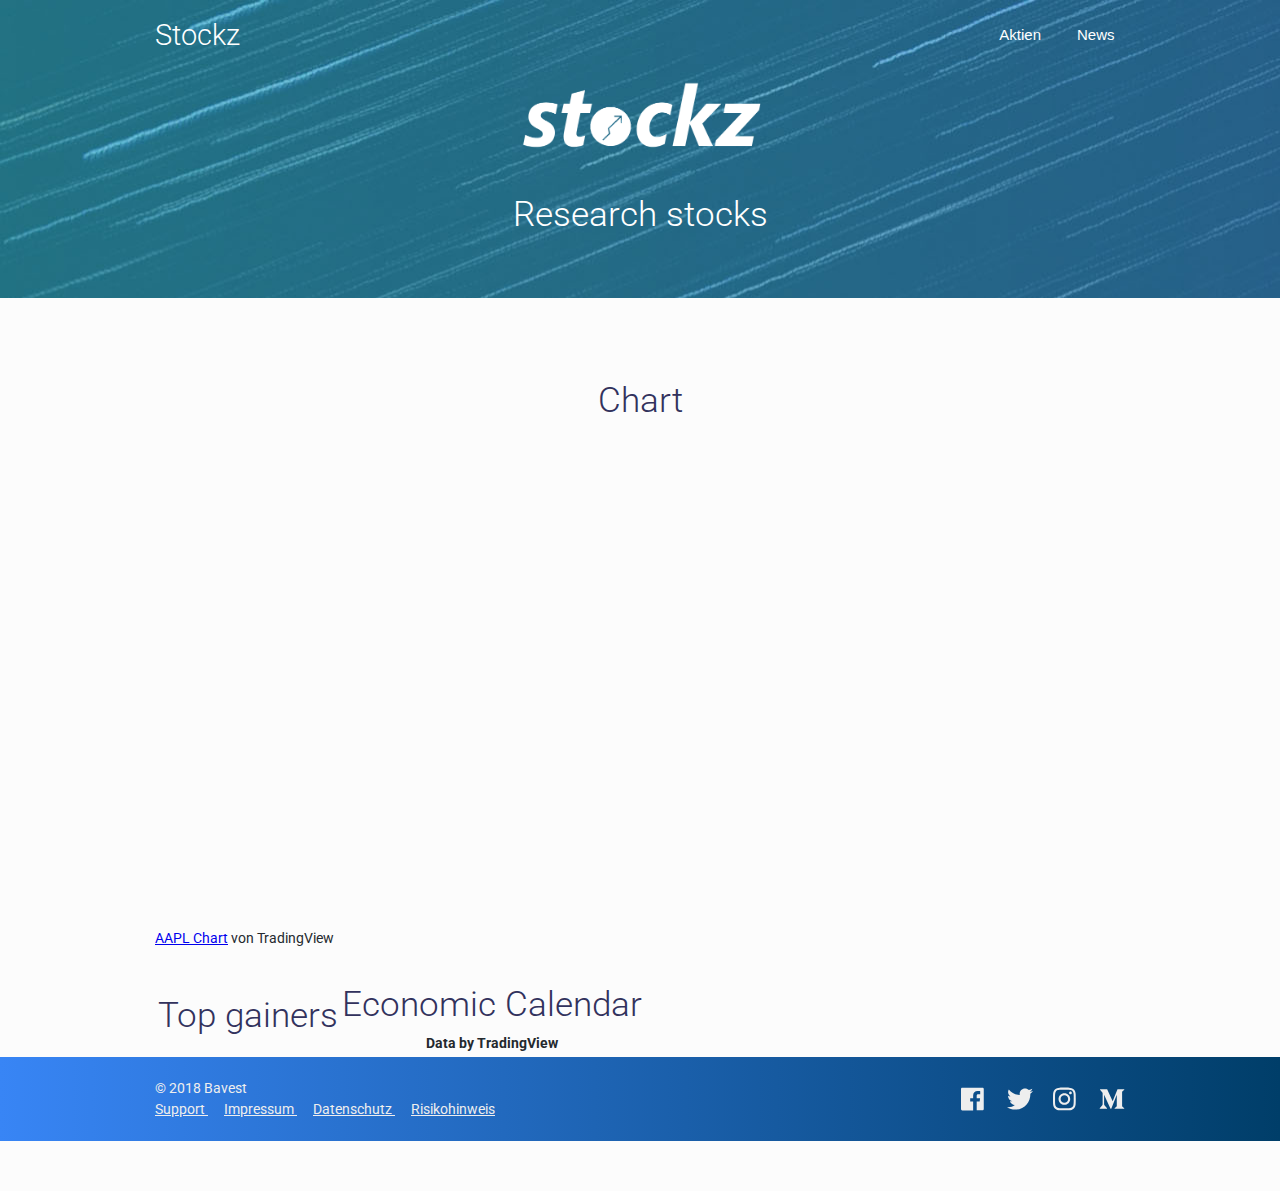
<file: stockz.html>
<!DOCTYPE html>
<html lang="">
  <head>
    <meta charSet="utf-8"/>
    <meta http-equiv="x-ua-compatible" content="ie=edge"/>
    <title>
      Stockz - Research stocks
    </title>
    <meta name="description" content="This description shows when you share a link to your page on Facebook or Twitter."/>
    <meta name="viewport" content="width=device-width, initial-scale=1, shrink-to-fit=no"/>
    <meta property="og:image" content="assets/p5xsw2jf.png?w=1200&amp;h=630&amp;fit=crop"/>
    <link rel="icon" href="favicon.ico"/>
    <link rel="stylesheet" href="styles.css"/>
    <link href="https://fonts.googleapis.com/css?family=Roboto:300,400,500,700" rel="stylesheet"/>
    <script async="" src="https://www.googletagmanager.com/gtag/js?id=UA-115612963-1">
    </script>
    <script>
      window.dataLayer = window.dataLayer || [];
      function gtag(){dataLayer.push(arguments);}
      gtag('js', new Date());
      gtag('config', 'UA-115612963-1');
    </script>
    <script>
      "use strict";
      
      !function() {
        var t = window.driftt = window.drift = window.driftt || [];
        if (!t.init) {
          if (t.invoked) return void (window.console && console.error && console.error("Drift snippet included twice."));
          t.invoked = !0, t.methods = [ "identify", "config", "track", "reset", "debug", "show", "ping", "page", "hide", "off", "on" ], 
          t.factory = function(e) {
            return function() {
              var n = Array.prototype.slice.call(arguments);
              return n.unshift(e), t.push(n), t;
            };
          }, t.methods.forEach(function(e) {
            t[e] = t.factory(e);
          }), t.load = function(t) {
            var e = 3e5, n = Math.ceil(new Date() / e) * e, o = document.createElement("script");
            o.type = "text/javascript", o.async = !0, o.crossorigin = "anonymous", o.src = "https://js.driftt.com/include/" + n + "/" + t + ".js";
            var i = document.getElementsByTagName("script")[0];
            i.parentNode.insertBefore(o, i);
          };
        }
      }();
      drift.SNIPPET_VERSION = '0.3.1';
      drift.load('dfpt8rcytbsv');
    </script>
  </head>
  <body>
    <div style="font-family:&#x27;Roboto&#x27;, Arial, serif;font-size:14px">
      <div>
        <header class="header" style="color:#fff;font-weight:400">
          <div class="wr">
            <a id="headerLogo" href="index.html" class="header__logo" style="font-weight:300">
              Stockz
            </a>
             <nav id="headerNav" class="header__nav"> 
              <a href="stockz.html" class="btn btn--c btn--plain" style="color:rgba(255,255,255,1)">
                Aktien
              </a>
              <a href="#" class="btn btn--c btn--plain" style="color:rgba(255,255,255,1)">
                News
              </a>
             
            </nav>
            <nav id="headerMenu" class="header__nav header__nav--hidden">
              <button id="headerMenuButton" class="btn btn--c btn--primary" style="color:rgba(0,51,255,1);background-color:rgba(255,255,255,1)">
                Menu
              </button>
            </nav>
            <nav id="headerDrawer" class="headerMenu">
              <div id="headerDrawerBackdrop" class="headerMenu__backdrop">
              </div>
              <ul class="headerMenu__links">
                <li>
                  <a href="stockz.html" class="btn btn--c btn--plain" style="color:rgba(0,51,255,1)">
                    Aktien
                  </a>
                </li>
                <li>
                  <a href="#" class="btn btn--c btn--plain" style="color:rgba(0,51,255,1)">
                    News
                  </a>
                </li>
              </ul>
              <button id="headerDrawerClose" class="headerMenu__close btn">
                Close
              </button>
            </nav>
          </div>
          <script>
            (function() {
              var buffer = 10;
              var margin = 60 + 40 + buffer;
              // button
              var button = document.getElementById('headerMenuButton');
              var buttonWrapper = document.getElementById('headerMenu');
              // drawer
              var drawer = document.getElementById('headerDrawer');
              var drawerBackdrop = document.getElementById('headerDrawerBackdrop');
              var drawerClose = document.getElementById('headerDrawerClose');
              // header UI
              var logo = document.getElementById('headerLogo');
              var nav = document.getElementById('headerNav');
              var logoWidth = logo.offsetWidth;
              var navWidth = nav.offsetWidth;
            
              var determineVisibility = function() {
                var parent = window.innerWidth;
                if (logoWidth + navWidth > parent - margin) {
                  nav.classList.add('header__nav--hidden');
                  buttonWrapper.classList.add('headerMenu--visible');
                } else {
                  nav.classList.remove('header__nav--hidden');
                  buttonWrapper.classList.remove('headerMenu--visible');
                }
              };
            
              var showDrawer = function() {
                drawer.classList.add('headerMenu--visible');
              };
            
              var hideDrawer = function() {
                drawer.classList.remove('headerMenu--visible');
              };
            
              button.onclick = showDrawer;
              drawerBackdrop.onclick = hideDrawer;
              drawerClose.onclick = hideDrawer;
            
              window.addEventListener('resize', determineVisibility);
              determineVisibility();
            })();
          </script>
        </header>
      </div>
      <div>
        <div class="section section--logos" style="background-image:url(assets/header.jpg?w=1300&amp;h=800&amp;q=50&amp;fit=crop)"></br>
          <div class="wr" style="padding:40px 0">
            <center><img src="assets/stockz_white.png" height="80" width="250"></center>
            <h3 class="section__title center" style="color:#fff;font-weight:300;font-family:&#x27;Roboto&#x27;, Arial, serif">
              Research stocks
            </h3>
          </div>
        </div>
      </div>
      <div>
        <div class="section" style="background-color:#FCFCFC">
          <div class="wr">
            <!--  BEGIN -->
<div class="tradingview-widget-container">
 <script type="text/javascript" src="https://s3.tradingview.com/external-embedding/embed-widget-tickers.js" async>
  {
  "symbols": [
    {
      "title": "S&P 500",
      "proName": "INDEX:SPX"
    },
    {
      "title": "Nasdaq 100",
      "proName": "INDEX:IUXX"
    },
    {
      "title": "EUR/USD",
      "proName": "FX_IDC:EURUSD"
    },
    {
      "title": "BTC/USD",
      "proName": "BITFINEX:BTCUSD"
    },
    {
      "title": "ETH/USD",
      "proName": "BITFINEX:ETHUSD"
    }
  ],
  "locale": "de_DE"
  "autosize": true,
  
}
  </script>
</div>
<!--  END -->
 <h2 class="section__title center" style="color:#32325D;font-weight:300;font-family:&#x27;Roboto&#x27;, Arial, serif">
  Chart
</h2>
           <!--  BEGIN -->
<div class="tradingview-widget-container" >
  <div id="tradingview_a3def" style="height: 500px"></div>
  <div class="tradingview-widget-copyright"><a href="https://de.tradingview.com/symbols/NASDAQ-AAPL/" rel="noopener" target="_blank"><span class="blue-text">AAPL Chart</span></a> von TradingView</div>
  <script type="text/javascript" src="https://s3.tradingview.com/tv.js"></script>
  <script type="text/javascript">
  new TradingView.widget(
  {

  "symbol": "NASDAQ:AAPL",
  "interval": "D",
  "timezone": "Etc/UTC",
  "theme": "Light",
  "style": "1",
  "autosize": true, 
  "locale": "de_DE",
  "toolbar_bg": "#f1f3f6",
  "enable_publishing": false,
  "allow_symbol_change": true,
  "container_id": "tradingview_a3def"
}
  );
  </script>
</div>
<!--  END -->

<table>
  <tr>
    <th>
 <h3 class="section__title center" style="color:#32325D;font-weight:300;font-family:&#x27;Roboto&#x27;, Arial, serif">
  Top gainers
</h3>
      <!--  BEGIN -->
<div class="tradingview-widget-container" style="height: 500px, width: 600px">
  <div class="tradingview-widget-container__widget"></div>
  <div class="tradingview-widget-copyright"><a href="https://www.tradingview.com/markets/stocks-usa/market-movers-gainers/" rel="noopener" target="_blank"></a></div>
  <script type="text/javascript" src="https://s3.tradingview.com/external-embedding/embed-widget-hotlists.js" async>
  {
  "exchange": "NASDAQ",
  "showChart": true,
  "locale": "en",
  "largeChartUrl": "",
  "width": "400",
  "height": "600",
  "autosize": true, 
  "plotLineColorGrowing": "rgba(60, 188, 152, 1)",
  "plotLineColorFalling": "rgba(255, 74, 104, 1)",
  "gridLineColor": "rgba(242, 243, 245, 1)",
  "scaleFontColor": "rgba(214, 216, 224, 1)",
  "belowLineFillColorGrowing": "rgba(60, 188, 152, 0.05)",
  "belowLineFillColorFalling": "rgba(255, 74, 104, 0.05)",
  "symbolActiveColor": "rgba(242, 250, 254, 1)"
}
  </script>
</div>
<!--  END -->
</th>
<th>
 <h3 class="section__title center" style="color:#32325D;font-weight:300;font-family:&#x27;Roboto&#x27;, Arial, serif">
  Economic Calendar
</h3>
<!--  BEGIN -->
<div class="tradingview-widget-container">
  <div class="tradingview-widget-container__widget" ></div>
  <div class="tradingview-widget-copyright"><a href="https://www.tradingview.com/markets/currencies/economic-calendar/" rel="noopener" target="_blank"></a>Data  by TradingView</div>
  <script type="text/javascript" src="https://s3.tradingview.com/external-embedding/embed-widget-events.js" async>
  {
  "width": "580",
  "height": "600",
  "autosize": true, 
  "locale": "en",
  "importanceFilter": "-1,0,1"
}
  </script>
</div>
<!-- END -->
</div>
</th>
</tr>
</table>




      </div>
      <div>

        <footer class="section section--footer" style="background-color:#3885f5;background:linear-gradient(90deg, #3885f5 0%, #003e69 100%)">
          <div class="wr">
            <div class="footer" style="color:#eee;font-weight:400">
              <div class="footer__primary">
                <span>
                  © 2018 Bavest
                </span>
                <nav class="footer__linkRow">
                  <a href="support.html">
                    Support
                  </a>
                  <a href="impressum.html">
                    Impressum
                  </a>
                  <a href="privacy.html">
                    Datenschutz
                  </a>
                  <a href="">
                    Risikohinweis
                  </a>
                </nav>
              </div>
              <ul class="footer__social">
                <li>
                  <a href="https://www.facebook.com/BavestDE/" target="_blank">
                    <svg viewBox="0 0 448 512">
                      <path d="M448 56.7v398.5c0 13.7-11.1 24.7-24.7 24.7H309.1V306.5h58.2l8.7-67.6h-67v-43.2c0-19.6 5.4-32.9 33.5-32.9h35.8v-60.5c-6.2-.8-27.4-2.7-52.2-2.7-51.6 0-87 31.5-87 89.4v49.9h-58.4v67.6h58.4V480H24.7C11.1 480 0 468.9 0 455.3V56.7C0 43.1 11.1 32 24.7 32h398.5c13.7 0 24.8 11.1 24.8 24.7z" fill="#eee">
                      </path>
                    </svg>
                  </a>
                </li>
                <li>
                  <a href="https://twitter.com/BavestDE" target="_blank">
                    <svg xmlns="http://www.w3.org/2000/svg" viewBox="0 0 512 512">
                      <path d="M459.37 151.716c.325 4.548.325 9.097.325 13.645 0 138.72-105.583 298.558-298.558 298.558-59.452 0-114.68-17.219-161.137-47.106 8.447.974 16.568 1.299 25.34 1.299 49.055 0 94.213-16.568 130.274-44.832-46.132-.975-84.792-31.188-98.112-72.772 6.498.974 12.995 1.624 19.818 1.624 9.421 0 18.843-1.3 27.614-3.573-48.081-9.747-84.143-51.98-84.143-102.985v-1.299c13.969 7.797 30.214 12.67 47.431 13.319-28.264-18.843-46.781-51.005-46.781-87.391 0-19.492 5.197-37.36 14.294-52.954 51.655 63.675 129.3 105.258 216.365 109.807-1.624-7.797-2.599-15.918-2.599-24.04 0-57.828 46.782-104.934 104.934-104.934 30.213 0 57.502 12.67 76.67 33.137 23.715-4.548 46.456-13.32 66.599-25.34-7.798 24.366-24.366 44.833-46.132 57.827 21.117-2.273 41.584-8.122 60.426-16.243-14.292 20.791-32.161 39.308-52.628 54.253z" fill="#eee">
                      </path>
                    </svg>
                  </a>
                </li>
                <li>
                  <a href="https://www.instagram.com/bavest.de/" target="_blank">
                    <svg xmlns="http://www.w3.org/2000/svg" viewBox="0 0 448 512">
                      <path d="M224.1 141c-63.6 0-114.9 51.3-114.9 114.9s51.3 114.9 114.9 114.9S339 319.5 339 255.9 287.7 141 224.1 141zm0 189.6c-41.1 0-74.7-33.5-74.7-74.7s33.5-74.7 74.7-74.7 74.7 33.5 74.7 74.7-33.6 74.7-74.7 74.7zm146.4-194.3c0 14.9-12 26.8-26.8 26.8-14.9 0-26.8-12-26.8-26.8s12-26.8 26.8-26.8 26.8 12 26.8 26.8zm76.1 27.2c-1.7-35.9-9.9-67.7-36.2-93.9-26.2-26.2-58-34.4-93.9-36.2-37-2.1-147.9-2.1-184.9 0-35.8 1.7-67.6 9.9-93.9 36.1s-34.4 58-36.2 93.9c-2.1 37-2.1 147.9 0 184.9 1.7 35.9 9.9 67.7 36.2 93.9s58 34.4 93.9 36.2c37 2.1 147.9 2.1 184.9 0 35.9-1.7 67.7-9.9 93.9-36.2 26.2-26.2 34.4-58 36.2-93.9 2.1-37 2.1-147.8 0-184.8zM398.8 388c-7.8 19.6-22.9 34.7-42.6 42.6-29.5 11.7-99.5 9-132.1 9s-102.7 2.6-132.1-9c-19.6-7.8-34.7-22.9-42.6-42.6-11.7-29.5-9-99.5-9-132.1s-2.6-102.7 9-132.1c7.8-19.6 22.9-34.7 42.6-42.6 29.5-11.7 99.5-9 132.1-9s102.7-2.6 132.1 9c19.6 7.8 34.7 22.9 42.6 42.6 11.7 29.5 9 99.5 9 132.1s2.7 102.7-9 132.1z" fill="#eee">
                      </path>
                    </svg>
                  </a>
                </li>
                <li>
                  <a href="https://medium.com/@bavest" target="_blank">
                    <svg xmlns="http://www.w3.org/2000/svg" viewBox="0 0 512 512">
                      <path d="M71.5 142.3c.6-5.9-1.7-11.8-6.1-15.8L20.3 72.1V64h140.2l108.4 237.7L364.2 64h133.7v8.1l-38.6 37c-3.3 2.5-5 6.7-4.3 10.8v272c-.7 4.1 1 8.3 4.3 10.8l37.7 37v8.1H307.3v-8.1l39.1-37.9c3.8-3.8 3.8-5 3.8-10.8V171.2L241.5 447.1h-14.7L100.4 171.2v184.9c-1.1 7.8 1.5 15.6 7 21.2l50.8 61.6v8.1h-144v-8L65 377.3c5.4-5.6 7.9-13.5 6.5-21.2V142.3z" fill="#eee">
                      </path>
                    </svg>
                  </a>
                </li>
              </ul>
            </div>
          </div>
        </footer>
      </div>
    </div>
  </body>
</html>
</file>
<file: styles.css>
/*! normalize.css v8.0.0 | MIT License | github.com/necolas/normalize.css */
html{line-height:1.15;-webkit-text-size-adjust:100%}

body{margin:0}

h1{font-size:2em;margin:.67em 0}

hr{box-sizing:content-box;height:0;overflow:visible}
pre{font-family:monospace,monospace;font-size:1em}
a{background-color:transparent}

 /* Container holding the image and the text */
.container {
  position: relative;
  text-align: center;
  color: white;
}


/* Centered text */
.centered {
  position: absolute;
  top: 50%;
  left: 50%;
  transform: translate(-50%, -50%);
} 

/* Add rounded corners to the top left and the top right corner of the image */
img {
    border-radius: 5px 5px 0 0;
}

.container {
  position: relative;
  text-align: center;
  color: white;
}

/* Bottom left text */
.bottom-left {
  position: absolute;
  bottom: 8px;
  left: 16px;
}

/* Top left text */
.top-left {
  position: absolute;
  top: 8px;
  left: 16px;
}

/* Top right text */
.top-right {
  position: absolute;
  top: 8px;
  right: 16px;
}

/* Bottom right text */
.bottom-right {
  position: absolute;
  bottom: 8px;
  right: 16px;
}

/* Centered text */
.centered {
  position: absolute;
  top: 50%;
  left: 50%;
  transform: translate(-50%, -50%);
}
/* Style The Dropdown Button */
.dropbtn {
    background-color: #4CAF50;
    color: white;
    padding: 16px;
    font-size: 16px;
    border: none;
    cursor: pointer;
}

/* The container <div> - needed to position the dropdown content */
.dropdown {
    position: relative;
    display: inline-block;
}

/* Dropdown Content (Hidden by Default) */
.dropdown-content {
    display: none;
    position: absolute;
    background-color: #f9f9f9;
    min-width: 160px;
    box-shadow: 0px 8px 16px 0px rgba(0,0,0,0.2);
    z-index: 1;
}

/* Links inside the dropdown */
.dropdown-content a {
    color: black;
    padding: 12px 16px;
    text-decoration: none;
    display: block;
}

/* Change color of dropdown links on hover */
.dropdown-content a:hover {background-color: #f1f1f1}

/* Show the dropdown menu on hover */
.dropdown:hover .dropdown-content {
    display: block;
}

/* Change the background color of the dropdown button when the dropdown content is shown */
.dropdown:hover .dropbtn {
    background-color: #3e8e41;
}

/*BLUR*/
.blur img {
  -webkit-transition: all 1s ease;
     -moz-transition: all 1s ease;
       -o-transition: all 1s ease;
      -ms-transition: all 1s ease;
          transition: all 1s ease;
}
 
.blur img:hover {
  -webkit-filter: blur(5px);
}

.middle {
  transition: .5s ease;
  opacity: 0;
  position: absolute;
  top: 50%;
  left: 50%;
  transform: translate(-50%, -50%);
  -ms-transform: translate(-50%, -50%);
  text-align: center;
}

.container:hover .image {
  opacity: 0.3;
}

.container:hover .middle {
  opacity: 1;
}
/* Style The Dropdown Button */
.dropbtn {
    background-color: #4CAF50;
    color: white;
    padding: 16px;
    font-size: 16px;
    border: none;
    cursor: pointer;
}

/* The container <div> - needed to position the dropdown content */
.dropdown {
    position: relative;
    display: inline-block;
}

/* Dropdown Content (Hidden by Default) */
.dropdown-content {
    display: none;
    position: absolute;
    background-color: #f9f9f9;
    min-width: 160px;
    box-shadow: 0px 8px 16px 0px rgba(0,0,0,0.2);
    z-index: 1;
}

/* Links inside the dropdown */
.dropdown-content a {
    color: black;
    padding: 12px 16px;
    text-decoration: none;
    display: block;
}

/* Change color of dropdown links on hover */
.dropdown-content a:hover {background-color: #f1f1f1}

/* Show the dropdown menu on hover */
.dropdown:hover .dropdown-content {
    display: block;
}

/* Change the background color of the dropdown button when the dropdown content is shown */
.dropdown:hover .dropbtn {
    background-color: #3e8e41;
}

abbr[title]{border-bottom:none;text-decoration:underline;text-decoration:underline dotted}
b,strong{font-weight:bolder}
code,kbd,samp{font-family:monospace,monospace;font-size:1em}
small{font-size:80%}
sub,sup{font-size:75%;line-height:0;position:relative;vertical-align:baseline}
sub{bottom:-.25em}
sup{top:-.5em}
img{border-style:none}
button,input,optgroup,select,textarea{font-family:inherit;font-size:100%;line-height:1.15;margin:0}
button,input{overflow:visible}
button,select{text-transform:none}
[type=button],[type=reset],[type=submit],
button{-webkit-appearance:button}[type=button]
::-moz-focus-inner,[type=reset]
::-moz-focus-inner,[type=submit]
::-moz-focus-inner,
button::-moz-focus-inner{border-style:none;padding:0}[type=button]:-moz-focusring,
[type=reset]
:-moz-focusring,[type=submit]
:-moz-focusring,button
:-moz-focusring{outline:1px dotted ButtonText}
fieldset{padding:.35em .75em .625em}
legend
{box-sizing:border-box;
 color:inherit;
 display:table;
 max-width:100%;
 padding:0;
 white-space:normal
}
progress{
  vertical-align:baseline
}
textarea{
  overflow:auto
  }
[type=checkbox],
[type=radio]
{
  box-sizing:border-box;padding:0
}
[type=number]::-webkit-inner-spin-button,
[type=number]::-webkit-outer-spin-button
{
  height:auto
}
[type=search]{
  -webkit-appearance:textfield;
  outline-offset:-2px}[type=search]::-webkit-search-decoration {-webkit-appearance:none}:
  :-webkit-file-upload-button
  {-webkit-appearance:button;font:inherit}
  details
  {display:block}
  summary
  {display:list-item}
  [hidden],
  template{display:none}
  body{
    font-family:-apple-system,
    BlinkMacSystemFont,
    Segoe UI,
    Helvetica,
    Arial,sans-serif;
    font-size:14px;
    line-height:1.5;
    font-weight:400;
    font-style:normal;
    color:#24292e;
    background-color:#fff;
    -moz-osx-font-smoothing:grayscale;
    -webkit-text-size-adjust:100%;
    -webkit-font-smoothing:antialiased;text-rendering:optimizeLegibility}.wr{max-width:1030px;width:100%;
    margin:0 auto;padding:0 30px;box-sizing:border-box}.btn{display:inline-flex;
    justify-content:center;align-items:center;text-decoration:none;margin:0;padding:0 .7em;height:2.4em;line-height:2.4em;border:none;outline:none;border-radius:3px;font-family:-apple-system,BlinkMacSystemFont,Segoe UI,Helvetica,Arial,sans-serif;font-weight:500;font-size:1.05em;cursor:pointer;transition:all .2s ease-in-out}.btn--large{font-size:1.2em}.btn--plain{background:transparent}.btn--a{background:#fff}.btn--a.btn--primary,.btn--a.btn--secondary{box-shadow:0 4px 6px rgba(50,50,93,.11),0 1px 3px rgba(0,0,0,.08)}.btn--a.btn--primary:hover,.btn--a.btn--secondary:hover{box-shadow:0 4px 10px rgba(50,50,93,.226),0 1px 3px rgba(0,0,0,.08);background:#fefefe}.btn--a.btn--plain{background:transparent;text-decoration:underline}.btn--b{position:relative;padding:0 15px;border-radius:1.2em;box-shadow:inset 0 0 0 1px;backface-visibility:hidden}.btn--b.btn--primary:hover{box-shadow:0 4px 10px rgba(50,50,93,.226),0 1px 3px rgba(0,0,0,.08)}.btn--b.btn--secondary:after{content:"";position:absolute;top:0;right:0;bottom:0;left:0;border-radius:1.3em;color:inherit;transition:box-shadow .1s linear;box-shadow:inset 0 0 0 0}.btn--b.btn--secondary:hover:after{box-shadow:inset 0 0 0 3px}.btn--b.btn--primary{box-shadow:none}.btn--b.btn--plain{box-shadow:none;text-decoration:underline}.btn--c.btn--primary,.btn--c.btn--secondary{transition:box-shadow .2s ease;backface-visibility:none}.btn--c.btn--primary{box-shadow:0 1px 3px rgba(0,0,0,.171)}.btn--c.btn--secondary{box-shadow:inset 0 0 0 1px,0 1px 2px rgba(0,0,0,.171)}.btn--c.btn--primary:hover,.btn--c.btn--secondary:hover{transform:translateY(-1px);box-shadow:0 4px 10px rgba(50,50,93,.226),0 1px 3px rgba(0,0,0,.08)}.btn--c.btn--secondary:hover{box-shadow:inset 0 0 0 1px,0 4px 10px rgba(50,50,93,.226),0 1px 3px rgba(0,0,0,.08)}.btn--loading{cursor:wait;pointer-events:none}.btn--loading:after{content:"";height:16px;width:16px;border:2px solid hsla(0,0%,100%,.3);border-right-color:rgba(0,0,0,.3);border-radius:50%;margin-left:.6em;animation:a;animation-duration:.8s;animation-iteration-count:infinite;animation-timing-function:linear}.btn--success{color:#fff!important;background:#22bc66!important}.btn--success:after{content:"\2713";font-size:1.4em;padding-left:9px}@keyframes a{0%{transform:rotate(0deg)}to{transform:rotate(1turn)}}.section{position:relative;display:flex;flex-direction:column;padding:50px 0;overflow:hidden}.section--noPadding{padding:0}.section--light{color:#fff}.section--dark{color:#000}.section__title{margin:30px 0 5px;text-align:center;font-weight:700;font-size:2.5em;line-height:1.3em}.section__title.standalone{margin-bottom:30px}.section__subtitle{text-align:center;margin:0;margin-bottom:30px;font-weight:500;color:#000000b3;font-size:16pt}.section__subtitle.standalone{margin-top:30px}.section__subtitle.left,.section__title.left{text-align:left}.icon{background-size:100%;background-size:contain;background-position:50%;background-repeat:no-repeat}.icon--circle{background-color:#bbb;border-radius:50%;padding:10px;background-size:calc(100% - 20px)}.icon--large.icon--circle,.icon--xlarge.icon--circle{padding:15px;background-size:calc(100% - 30px)}.media--image{width:100%}.media--image,.media--video{object-fit:contain;max-width:100%;max-height:100%}.media--video.media--cover{object-fit:cover;width:auto;width:100%;max-height:100vh}.header{display:flex;position:absolute;left:0;top:10px;right:0;z-index:8;height:50px}.header .wr{display:flex;flex-wrap:wrap;justify-content:space-between}.headerSpacer{height:70px;width:100%}.header__nav{display:flex}.header__nav--hidden{display:none}.header__nav .btn{color:inherit;line-height:50px;margin:0 15px;font-size:15px}.header__nav .btn:first-child{margin-left:0}.header__logo{margin:0;margin-right:40px;padding:0;font-size:22pt;line-height:50px;color:inherit;text-decoration:none;white-space:nowrap}.header__logoImg{display:flex}.header__logoImg img{margin:auto}.header__navCtas{display:flex;margin-left:20px}.header__navCtas:first-child{margin-left:0}.header__nav .btn{display:block;line-height:34px;margin-top:8px;margin-right:0;white-space:nowrap}.headerMenu{position:fixed;display:none;top:-10px;right:0;bottom:10px;left:0}.headerMenu--visible{display:block;z-index:9}.headerMenu__backdrop{position:fixed;top:0;right:0;bottom:0;left:0;background:#00000080}.headerMenu__links{position:relative;max-width:300px;background:#fff;border-radius:5px;margin:20px auto;margin-top:50px;padding:0;list-style:none;overflow:hidden}.headerMenu__links li{border-bottom:1px solid #eee}.headerMenu__links li:last-child{border-bottom:none}.headerMenu__links .btn{display:block;text-decoration:none;font-size:1.2em;text-align:center;border-radius:0}.headerMenu__links .btn:hover{box-shadow:none;transform:none}.headerMenu__close{position:relative;display:block;width:140px;background:#1e1e1e99;color:#fff;height:40px;text-align:center;line-height:40px;margin:0 auto;font-size:1.1em;border-radius:4px}@media only screen and (max-width:700px){.header__logo{font-size:18pt}}.section--hero{background-position:50%;background-size:cover}.heroWr{display:flex;justify-content:space-between;align-items:center}.heroWr--right{justify-content:center}.heroWr--bottom,.heroWr--center{flex-direction:column;justify-content:center}.heroWrapper{position:relative;z-index:3;display:flex;flex-direction:column;--margin-top-scale:1;--margin-bottom-scale:1;margin-top:150px;margin-top:calc(150px * var(--margin-top-scale));margin-bottom:150px;margin-bottom:calc(150px * var(--margin-bottom-scale))}.heroWrapper--left,.heroWrapper--right{max-width:50%;min-width:320px}.heroWrapper--bottom,.heroWrapper--center{text-align:center}.heroWrapper--bottom{margin-top:60px}.heroWrapper--pd.heroWrapper--bottom,.heroWrapper--pd.heroWrapper--center{margin-top:80px;margin-bottom:60px}.hero__title{margin:0;font-weight:700;font-size:3.5em;line-height:1.2;margin-bottom:17px;white-space:pre-line}.hero__subtitle{font-weight:500;max-width:500px;margin:0;white-space:pre-line}.heroWrapper--bottom .hero__subtitle,.heroWrapper--center .hero__subtitle{margin:0 auto}.hero__ctas{margin-top:30px}.hero__ctas .btn{margin:0 10px}.hero__ctas .btn:first-child{margin-left:0}.hero__ctas .btn:last-child{margin-right:0}.hero__ctaInfo{display:inline;margin-top:10px;max-width:230px;font-size:.9em;opacity:.7}.heroWrapper--bottom .hero__ctaInfo,.heroWrapper--center .hero__ctaInfo{margin:10px auto}@media only screen and (max-width:700px){.heroWr{flex-direction:column}.heroWrapper--left,.heroWrapper--right{max-width:none;margin-top:80px;margin-bottom:60px;text-align:center}.hero__subtitle{margin:0 auto}.hero__ctaInfo{margin:10px auto}}@media only screen and (max-width:400px){.hero__title{font-size:28pt}.hero__subtitle{font-size:14pt}}.pricing{margin:40px 0}.pricing,.pricingTiers{display:flex;justify-content:center}.pricingTiers{flex-wrap:wrap}.pricingTierWrapper{display:flex;width:290px;justify-content:center;margin:0 15px;margin-bottom:30px;box-shadow:0 2px 5px rgba(0,0,0,.137),0 10px 30px #00000011;border-radius:4px}.pricingTierWrapper:last-child{margin-right:none}.pricingTier{position:relative;flex-grow:1;padding:20px 20px 80px}.pricingTier__title{margin:0;text-align:center;font-size:1.8em}.pricingTier__description{margin:0;text-align:center;font-size:1.1em;height:50px}.pricingTier__price{margin:25px 0;text-align:center;height:50px}.pricingTier .price{font-size:3em;line-height:1}.pricingTier .interval{color:#727272;padding-left:1px}.pricingTier__features{margin:0;padding:0;padding-left:2px}.pricingTier__features li{display:flex;align-items:center;margin-bottom:12px;font-size:1.05em}.pricingTier__features svg{width:18px;margin-right:8px}.pricingTier .btn{position:absolute;bottom:15px;left:15px;right:15px;padding:0;text-align:center;height:40px}.pricingSimple{display:flex;box-shadow:0 0 25px rgba(40,47,60,.05),0 20px 25px rgba(40,47,60,.05),0 3px 4px rgba(40,47,60,.05);border-radius:4px;max-width:700px}.pricingSimple__info{width:50%;padding:30px}.pricingSimple__featureWrapper{width:50%;display:flex;flex-direction:column;justify-content:center;align-items:center;padding:30px}.pricingSimple__features{margin:0;padding:0}.pricingSimple__features li{padding-bottom:14px}.pricingSimple__features li:last-child{padding-bottom:0}.pricingSimple__title{font-size:1.2em;margin:0}.pricingSimple__description{margin:0}.pricingSimple__price{margin-top:20px;margin-bottom:12px}.pricingSimple__price .price{font-size:2.5em}.pricingSimple__price .interval{color:#727272;padding-left:1px}@media only screen and (max-width:560px){.pricingSimple{flex-direction:column}.pricingSimple__info{text-align:center}.pricingSimple__featureWrapper,.pricingSimple__info{width:auto}}.features{display:flex;justify-content:center;margin:50px 0;justify-content:space-between}.feature{margin:0 25px;box-sizing:border-box;width:33.33%}.features--center .feature{text-align:center}.feature:first-child{margin-left:0}.feature:last-child{margin-right:0}.feature__title{margin:0;margin-bottom:8px;font-weight:400;font-size:1.3em}.feature__description{overflow:auto;margin:0;margin-top:3px;color:#bbb;font-size:1.1em;line-height:1.6em;white-space:pre-line}.feature .icon{margin-bottom:20px}.features--center .icon{margin:0 auto;margin-bottom:20px}@media only screen and (max-width:760px){.features{flex-direction:column}.feature{width:100%;margin:0;margin-bottom:50px}.feature:last-child{margin-bottom:0}.features:not(.features--center) .feature .icon{float:left;margin-right:30px}.feature__title{margin-bottom:4px}}@media only screen and (max-width:450px){.feature{text-align:center}.features .feature .icon{float:none!important;margin:0 auto!important;margin-bottom:15px!important}}.zigzagItem{display:flex;--between-items-scale:1;margin:50px 0;margin:calc(50px * var(--between-items-scale)) 0;align-items:center;justify-content:center}.zigzagItem:last-child{margin-bottom:0}.zigzagItem__graphic{display:flex;width:50%;height:350px;max-width:350px;align-items:center}.zigzagItem__content{position:relative;max-width:350px;width:50%}.zigzagItem--right .zigzagItem__content{margin-right:50px}.zigzagItem--left .zigzagItem__content{margin-left:120px}.zigzagItem__title{position:relative;margin:0;z-index:1;line-height:1.1em;font-size:2.3em;margin-bottom:8px}.zigzagItem__number{position:absolute;z-index:0;font-weight:600!important;font-size:72pt;opacity:.08;top:-75px;left:-50px;font-family:Helvetica,Arial}.zigzagItem__text{position:relative;margin:0;z-index:1;font-size:1.2em;white-space:pre-line}.zigzagItem .btn{margin-top:20px}@media only screen and (max-width:650px){.zigzagItem{margin:70px 0}.zigzagItem__graphic{height:200px}.zigzagItem__number{font-size:52pt;top:-45px;left:-70px}}@media only screen and (max-width:500px){.zigzagItem{flex-direction:column;padding:0 10px}.zigzagItem--left .zigzagItem__content,.zigzagItem--right .zigzagItem__content,.zigzagItem__content{margin:0;margin-bottom:10px;width:100%;max-width:none;order:1;text-align:center}.zigzagItem__graphic{max-width:300px;width:100%;height:300px;order:2}.zigzagItem__number{position:relative;width:50px;font-size:17px;line-height:26px;top:0;left:0;opacity:.5;text-align:center}}.faq{max-width:800px;margin:50px auto;column-count:2;column-gap:50px}.faqItem{display:inline-block;overflow:hidden;width:100%;margin-bottom:30px}.faqItem__question{margin:0;margin-bottom:5px;font-size:1.08em}.faqItem__answer{margin:0;font-size:1.08em}@media only screen and (max-width:500px){.faq{column-count:1}}.section--footer{padding:15px 0;margin:0;z-index:7}.footer{display:flex;justify-content:space-between;align-items:center;min-height:54px}.footerBadge{position:absolute;right:20px;bottom:20px;background:#fff;color:#222;text-decoration:none;font-weight:500;font-family:-apple-system,BlinkMacSystemFont,Segoe UI,Helvetica,Arial,sans-serif;padding:5px 9px;border-radius:3px;animation:b;animation-duration:1.5s;transition:all .3s ease;transition-property:background color;z-index:6;box-shadow:0 1px 3px #0003,0 6px 13px #0000001a}.footerBadge span{color:#186aff;transition:color .3s ease}.footerBadge--production{position:fixed;right:20px;bottom:20px}.footerBadge:hover,.footerBadge:hover span{color:#fff;background:#186aff}@keyframes b{0%{transform:scale(.8);opacity:0}80%{transform:scale(.8);opacity:0}to{transform:scale(1);opacity:1}}.footer__social{display:flex;list-style-type:none}.footer__social li{margin-left:20px}.footer__social a{display:flex;height:26px;width:26px;align-items:center}.footer__social svg{height:26px}.footer__linkRow a{color:inherit;margin:0 8px}.footer__linkRow a:first-child{margin-left:0}.footer__linkRow a:last-child{margin-right:0}.section--logos{padding:15px 0}.logos{display:flex;justify-content:space-between}.logos__logo{height:80px;width:100px;background-repeat:no-repeat;background-position:50%;background-size:contain;margin:0 20px;opacity:.8}@media only screen and (max-width:500px){.logos{flex-wrap:wrap;justify-content:center}.logos__logo{width:60px;height:40px}}.team{display:flex;justify-content:space-between;margin:60px 0}.team--center{text-align:center}.team__member{flex-grow:1;margin:0 20px}.member__avatar{height:80px;width:80px;background:#fafafa;border-radius:50%;background-size:cover}.team--center .member__avatar{margin:0 auto}.member__name{margin:0;margin-top:14px;font-size:1.3em}.member__role{margin:0;font-weight:400;font-size:1.1em}.member__description{margin:0;margin-top:10px;font-size:1.1em;line-height:1.6em}@media only screen and (max-width:770px){.team{flex-direction:column;align-items:center;text-align:center}.team__member{max-width:300px;margin-bottom:40px}.member__avatar{margin:0 auto}.team__member:last-child{margin-bottom:0}}.testimonials{display:flex;flex-direction:column;margin:30px 0}.testimonial{position:relative;max-width:400px;margin:30px auto}.testimonial:before{content:"\201C";position:absolute;font-family:Georgia,Times New Roman,Times,serif;font-size:122pt;top:-72px;left:-30px;z-index:0;opacity:.1}.testimonial__quote{position:relative;line-height:23px;margin:0;margin-bottom:10px;font-size:1.1em;line-height:1.6em}.testimonial__about,.testimonial__name{font-size:1.1em}.pd{position:relative;display:flex;z-index:4}.pd--bottom,.pd--top{max-height:400px;align-items:center;justify-content:center}.pd--bottom{margin-bottom:-50px;align-items:normal;justify-content:center}.pd--top{margin-top:50px}.pd--left,.pd--right{margin-top:30px;max-height:500px;align-items:center;justify-content:center}.pd--left{margin-right:50px}.pd--right{margin-left:50px}.pd__browser,.pd__imgBox{display:block;border-radius:8px;max-width:100%;max-height:100%;overflow:hidden;margin:0 auto;box-shadow:0 3px 6px #0000001a,0 10px 22px #0003;background-color:#fff}.pd__browser{width:500px;height:350px}.pd__imgBox{object-fit:contain;border-radius:0}.pd__imgBox video{width:100%;height:auto;max-height:100%;object-fit:contain;object-position:left}.pd--bottom .pd__imgBox video{object-position:center}.pd--left .pd__imgBox,.pd--right .pd__imgBox{max-height:500px}.pd--bottom .pd__imgBox,.pd--top .pd__imgBox{max-height:400px}.pd--bottom .pd__imgBox video,.pd--top .pd__imgBox video{max-height:400px;width:auto;max-width:100%}.pd--bottom .pd__browser{border-radius:8px 8px 0 0}.pd__imgBox--transparent{box-shadow:none;background-color:transparent}.pd--bottom .pd__imgBox--transparent{background-position:top}.pd__browserChrome{height:12px;background:#fefefe;padding:12px}.pd__browserActions{height:12px;width:12px;background:#fe6058;box-shadow:20px 0 0 #febe2e,40px 0 0 #29cc42;border-radius:50%}.pd__browserContent{height:calc(100% - 36px);background-size:cover;background-position:0 0}.pd__browserContent video{object-fit:cover}.pd__smartphones{position:relative;display:flex;justify-content:center}.pd--bottom .pd__smartphones{max-height:370px}.pd--right .pd__smartphones{transform:translateY(20px)}.pd__sp{position:relative;display:flex;justify-content:center;align-items:center;width:230px;height:475px;background:#fff;border-radius:38px;box-shadow:0 3px 35px #0003,inset 0 2px 5px #0003,inset 0 0 10px rgba(0,0,0,.1)}.pd--dark .pd__sp{background:#242424}.pd__sp--small{width:161px;height:333px;border-radius:25px}.pd__sp--slanted:first-child{transform:rotate(-12deg) scale(.95) translate(40px,20px)}.pd__sp--slanted:last-child{transform:rotate(12deg)}.pd__sp__screen{border:2px solid #f9f9f9;height:380px;width:200px;background-size:cover;background-position:top}.pd--dark .pd__sp__screen{border:none}.pd__sp--small .pd__sp__screen{height:266px;width:140px}.pd__crossPlatform{position:relative;display:flex;justify-content:center}.pd--bottom .pd__crossPlatform{max-height:370px;max-width:580px;margin:0 auto;margin-bottom:50px}.pd--right .pd__crossPlatform{transform:translateX(40px)}.pd__crossPlatform .pd__sp{position:absolute;left:-40px;top:70px}.pd--bottom .pd__crossPlatform .pd__sp{top:33px;left:-20px}.pd__laptop{position:relative;width:500px;height:350px;flex-shrink:0;display:flex;justify-content:center;align-items:center;background:#fff;border-radius:30px 30px 20px 20px;box-shadow:0 3px 35px #0003,inset 0 5px 5px rgba(0,0,0,.089),inset 0 -13px 13px #0000000a,inset 0 0 10px #0000001a}.pd--dark .pd__laptop{background:#242424}.pd__laptop:before{content:"";position:absolute;bottom:-6px;left:-36px;right:-36px;height:9px;background:#e3e8ed;border-bottom-left-radius:25% 100%;border-bottom-right-radius:25% 100%}.pd--dark .pd__laptop:before{background:#242424}.pd__laptop:after{content:"";position:absolute;bottom:3px;height:5px;left:-36px;right:-36px;background:#fff;border-radius:3px 3px 0 0}.pd--dark .pd__laptop:after{background:#43494e}.pd__laptop__screen{border:2px solid #f9f9f9;height:290px;width:460px;background-size:460px auto}.pd--dark .pd__laptop__screen{border:none}@media only screen and (max-width:700px){.pd--left,.pd--right{margin-left:0;margin-right:0}.pd--right .pd__imgBox{max-height:400px}.pd--left .pd__imgBox video,.pd--right .pd__imgBox video{max-height:400px;width:auto;max-width:100%}}.contact{display:flex;flex-direction:column;max-width:570px;margin:50px auto}.contact .btn{align-self:flex-end}.contact__row{display:flex;flex-direction:row;justify-content:space-between}.contact__row .contact__item{flex-grow:1;padding:0 15px;width:calc(50% - 30px)}.contact__row .contact__item:first-child{padding-left:0}.contact__row .contact__item:last-child{padding-right:0}.contact__item{display:flex;flex-direction:column;margin-bottom:20px}.contact__item label{margin-bottom:3px}.contact__item input,.contact__item textarea{border:2px solid hsla(0,0%,49%,.3);border-radius:3px;font-size:1.15em;padding:10px;background:transparent}.contact__item textarea{min-height:100px}.contact__item .optional{font-weight:400}.contact__error{background:#ffe6e6;color:#8f1414;padding:10px;margin-bottom:15px;border-radius:4px;text-align:center}.contact__error:empty{display:none}@media only screen and (max-width:500px){.contact__row{flex-direction:column}.contact__row .contact__item{width:auto;padding:0}}.grid{display:flex;justify-content:space-between;flex-wrap:wrap;margin-top:50px}.grid--center{text-align:center}.gridItem{width:calc(33.3333% - 50px);margin-bottom:60px}.grid--center .icon{margin:0 auto}.gridItem__title{margin:0;margin-top:18px;font-size:1.3em}.gridItem__description{margin:0;font-size:1.1em}@media only screen and (max-width:800px){.gridItem{width:calc(50% - 25px)}}@media only screen and (max-width:550px){.gridItem{width:100%}}.inlineForm{display:inline-flex;align-items:center}.heroWrapper--left .inlineForm,.heroWrapper--right .inlineForm{align-items:flex-start}.inlineForm.long{flex-direction:column}.inlineForm--a{box-shadow:0 4px 6px rgba(50,50,93,.11),0 1px 3px rgba(0,0,0,.08)}.inlineForm--c{box-shadow:0 1px 3px rgba(0,0,0,.171)}.inlineForm.long{box-shadow:none}.inlineForm__input{position:relative;width:200px;height:40px;flex-grow:1;z-index:2;border:none;padding:0 12px;font-size:1.1em}.inlineForm.long .inlineForm__input{margin-bottom:10px;text-align:center;width:240px}.heroWrapper--left .inlineForm__input,.heroWrapper--right .inlineForm__input{text-align:left}.inlineForm__input.error{box-shadow:inset 0 0 0 2px #ff470f}.inlineForm--a .inlineForm__input,.inlineForm--c .inlineForm__input{border-radius:3px 0 0 3px}.inlineForm--a.long .inlineForm__input,.inlineForm--c.long .inlineForm__input{border-radius:3px}.inlineForm--b .inlineForm__input{padding-left:16px;border-radius:1.4em 0 0 1.4em}.inlineForm--b.long .inlineForm__input{padding:0 16px;border-radius:1.4em}.inlineForm .btn{position:relative;height:40px;box-shadow:none;margin:0}.inlineForm:not(.long) .btn{border-top-left-radius:0;border-bottom-left-radius:0}.inlineForm.long .btn{display:block}.inlineForm .btn:hover{transform:none}@media only screen and (max-width:700px){.heroWrapper--left .inlineForm,.heroWrapper--right .inlineForm{align-items:center}}.divider svg{position:absolute;left:0;bottom:-5px;width:100vw;min-width:800px}.divider--over{z-index:5}.section--cta .wr{display:flex;justify-content:space-between;align-items:center}.section--center.section--cta .wr{flex-direction:column}.cta__titles .section__title{margin-top:0}.section--center .cta__titles{margin-bottom:20px}.section--left .cta__titles *{text-align:left!important}.cta__ctas{margin-left:60px}.section--center .cta__ctas{margin-left:0}.cta__ctas .btn{margin:10px 0;margin-left:30px}.cta__ctas .btn:first-child{margin-left:0}@media only screen and (max-width:700px){.section--cta .wr{flex-direction:column;justify-content:center}.cta__titles{margin-bottom:20px}.cta__ctas{margin-left:0}}.textBody{font-size:1.2em}.textBody--center{text-align:center}.mkd{line-height:1.5;word-wrap:break-word}.mkd a{background-color:transparent}.mkd a:active,.mkd a:hover{outline-width:0}.mkd strong{font-weight:inherit;font-weight:bolder}.mkd h1{margin:.67em 0}.mkd img{border-style:none}.mkd code,.mkd kbd,.mkd pre{font-family:monospace,monospace;font-size:1em}.mkd hr{box-sizing:content-box;overflow:visible}.mkd input{font:inherit;margin:0;overflow:visible}.mkd [type=checkbox]{padding:0}.mkd *,.mkd [type=checkbox]{box-sizing:border-box}.mkd input{font-family:inherit;font-size:inherit;line-height:inherit}.mkd a{color:#0366d6;text-decoration:none}.mkd a:hover{text-decoration:underline}.mkd strong{font-weight:600}.mkd hr{height:0;margin:15px 0;overflow:hidden;background:transparent;border-bottom:1px solid #dfe2e5}.mkd hr:after,.mkd hr:before{display:table;content:""}.mkd hr:after{clear:both}.mkd table{border-spacing:0;border-collapse:collapse}.mkd td,.mkd th{padding:0}.mkd h1,.mkd h2,.mkd h3,.mkd h4,.mkd h5,.mkd h6{margin-top:0;margin-bottom:0}.mkd h1{font-size:32px;font-weight:600}.mkd h2{font-size:24px;font-weight:600}.mkd h3{font-size:20px;font-weight:600}.mkd h4{font-size:16px;font-weight:600}.mkd h5{font-size:14px;font-weight:600}.mkd h6{font-size:12px;font-weight:600}.mkd p{margin-top:0;margin-bottom:10px}.mkd blockquote{margin:0}.mkd ol,.mkd ul{padding-left:0;margin-top:0;margin-bottom:0}.mkd ol ol,.mkd ul ol{list-style-type:lower-roman}.mkd ol ol ol,.mkd ol ul ol,.mkd ul ol ol,.mkd ul ul ol{list-style-type:lower-alpha}.mkd dd{margin-left:0}.mkd code,.mkd pre{font-family:SFMono-Regular,Consolas,Liberation Mono,Menlo,Courier,monospace;font-size:12px}.mkd pre{margin-top:0;margin-bottom:0}.mkd:after,.mkd:before{display:table;content:""}.mkd:after{clear:both}.mkd>:first-child{margin-top:0!important}.mkd>:last-child{margin-bottom:0!important}.mkd a:not([href]){color:inherit;text-decoration:none}.mkd blockquote,.mkd dl,.mkd ol,.mkd p,.mkd pre,.mkd table,.mkd ul{margin-top:0;margin-bottom:16px}.mkd hr{height:.25em;padding:0;margin:24px 0;background-color:#e1e4e8;border:0}.mkd blockquote{padding:0 1em;color:#6a737d;border-left:.25em solid #dfe2e5}.mkd blockquote>:first-child{margin-top:0}.mkd blockquote>:last-child{margin-bottom:0}.mkd kbd{font-size:11px;border:1px solid #c6cbd1;border-bottom-color:#959da5;box-shadow:inset 0 -1px 0 #959da5}.mkd h1,.mkd h2,.mkd h3,.mkd h4,.mkd h5,.mkd h6{margin-top:24px;margin-bottom:16px;font-weight:600;line-height:1.25}.mkd h1{font-size:2em}.mkd h1,.mkd h2{padding-bottom:.3em;border-bottom:1px solid #eaecef}.mkd h2{font-size:1.5em}.mkd h3{font-size:1.25em}.mkd h4{font-size:1em}.mkd h5{font-size:.875em}.mkd h6{font-size:.85em;color:#6a737d}.mkd ol,.mkd ul{padding-left:2em}.mkd ol ol,.mkd ol ul,.mkd ul ol,.mkd ul ul{margin-top:0;margin-bottom:0}.mkd li{word-wrap:break-all}.mkd li>p{margin-top:16px}.mkd li+li{margin-top:.25em}.mkd dl{padding:0}.mkd dl dt{padding:0;margin-top:16px;font-size:1em;font-style:italic;font-weight:600}.mkd dl dd{padding:0 16px;margin-bottom:16px}.mkd table{display:block;width:100%;overflow:auto}.mkd table th{font-weight:600}.mkd table td,.mkd table th{padding:6px 13px;border:1px solid #dfe2e5}.mkd table tr{background-color:#fff;border-top:1px solid #c6cbd1}.mkd table tr:nth-child(2n){background-color:#f6f8fa}.mkd img{max-width:100%;box-sizing:content-box;background-color:#fff}.mkd img[align=right]{padding-left:20px}.mkd img[align=left]{padding-right:20px}.mkd code{padding:.2em .4em;margin:0;font-size:85%;background-color:rgba(27,31,35,.05);border-radius:3px}.mkd pre{word-wrap:normal}.mkd pre>code{padding:0;margin:0;font-size:100%;word-break:normal;white-space:pre;background:transparent;border:0}.mkd pre{padding:16px;overflow:auto;font-size:85%;line-height:1.45;background-color:#f6f8fa;border-radius:3px}.mkd pre code{display:inline;max-width:auto;padding:0;margin:0;overflow:visible;line-height:inherit;word-wrap:normal;background-color:transparent;border:0}.mkd kbd{display:inline-block;padding:3px 5px;font:11px SFMono-Regular,Consolas,Liberation Mono,Menlo,Courier,monospace;line-height:10px;color:#444d56;vertical-align:middle;background-color:#fafbfc;border:1px solid #d1d5da;border-bottom-color:#c6cbd1;border-radius:3px;box-shadow:inset 0 -1px 0 #c6cbd1}.mkd :checked+.radio-label{position:relative;z-index:1;border-color:#0366d6}.mkd .task-list-item{list-style-type:none}.mkd .task-list-item+.task-list-item{margin-top:3px}.mkd .task-list-item input{margin:0 .2em .25em -1.6em;vertical-align:middle}.mkd hr{border-bottom-color:#eee}
</file>
